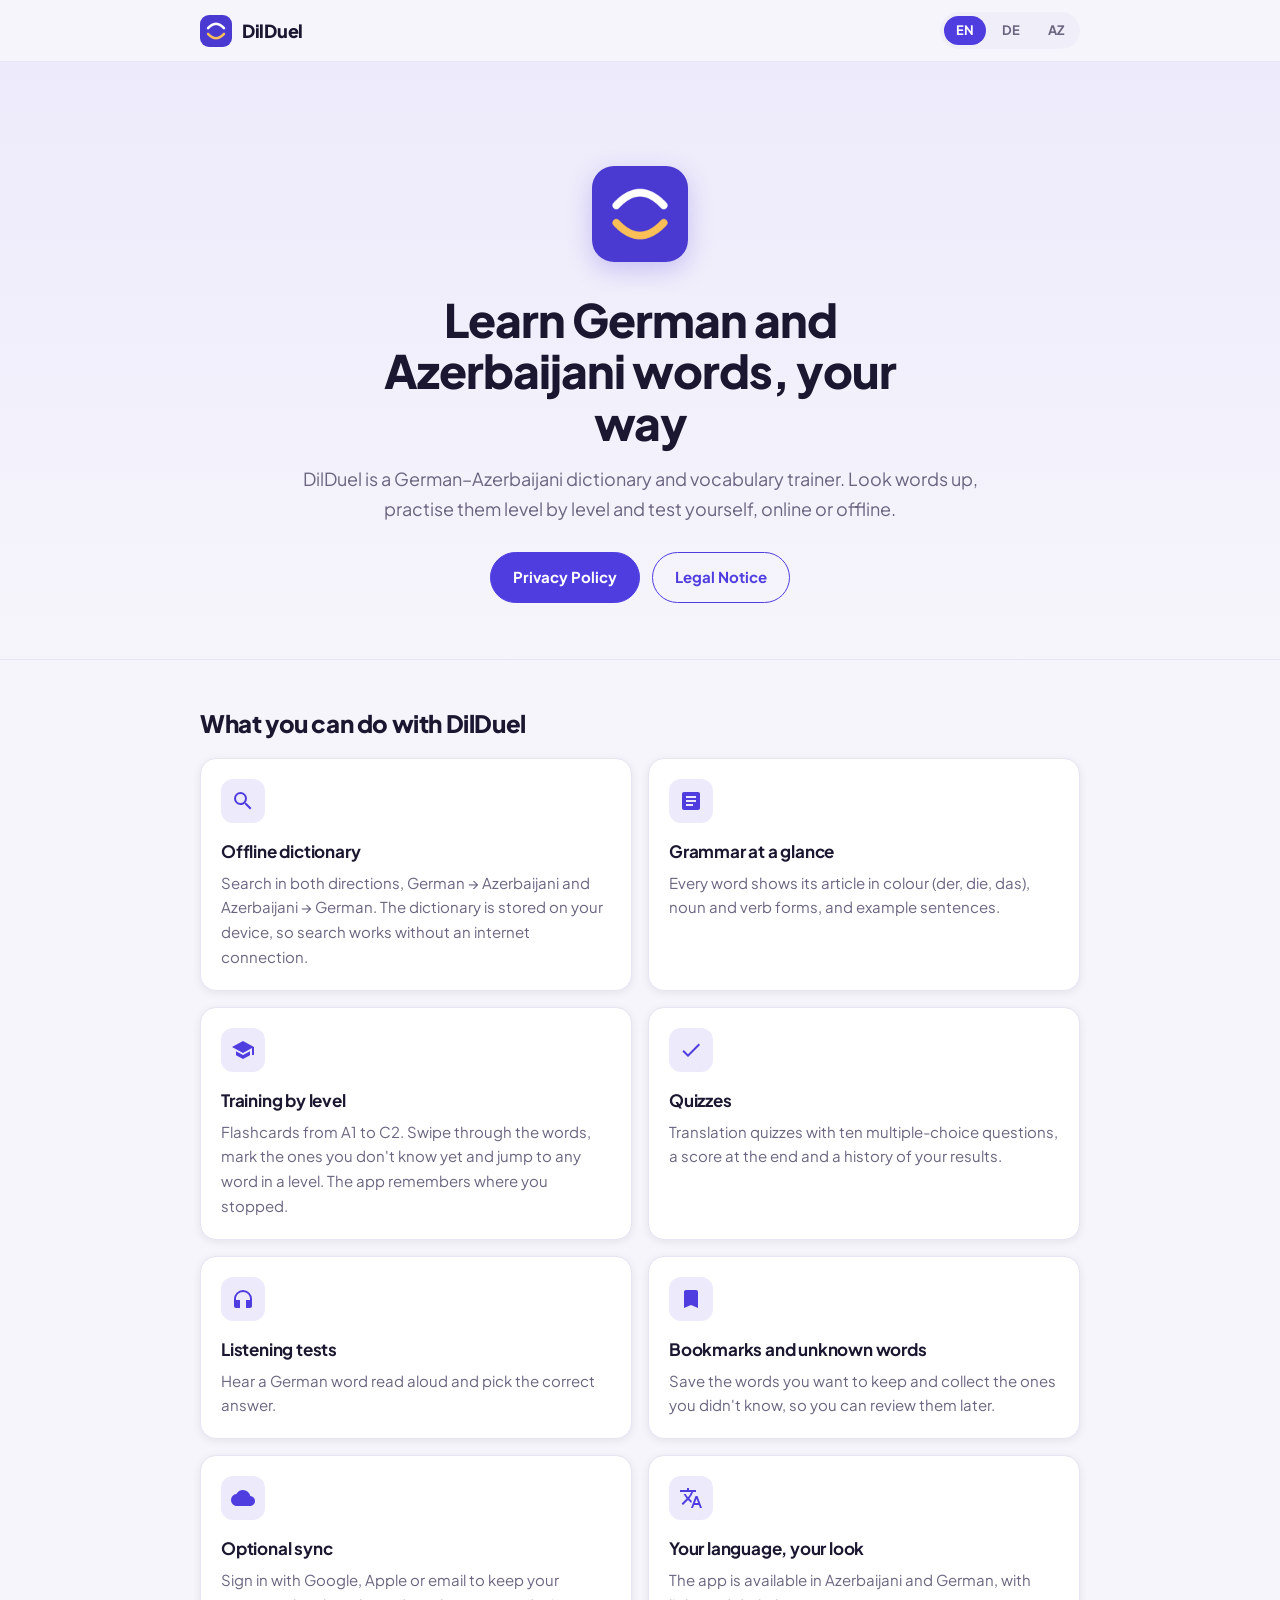
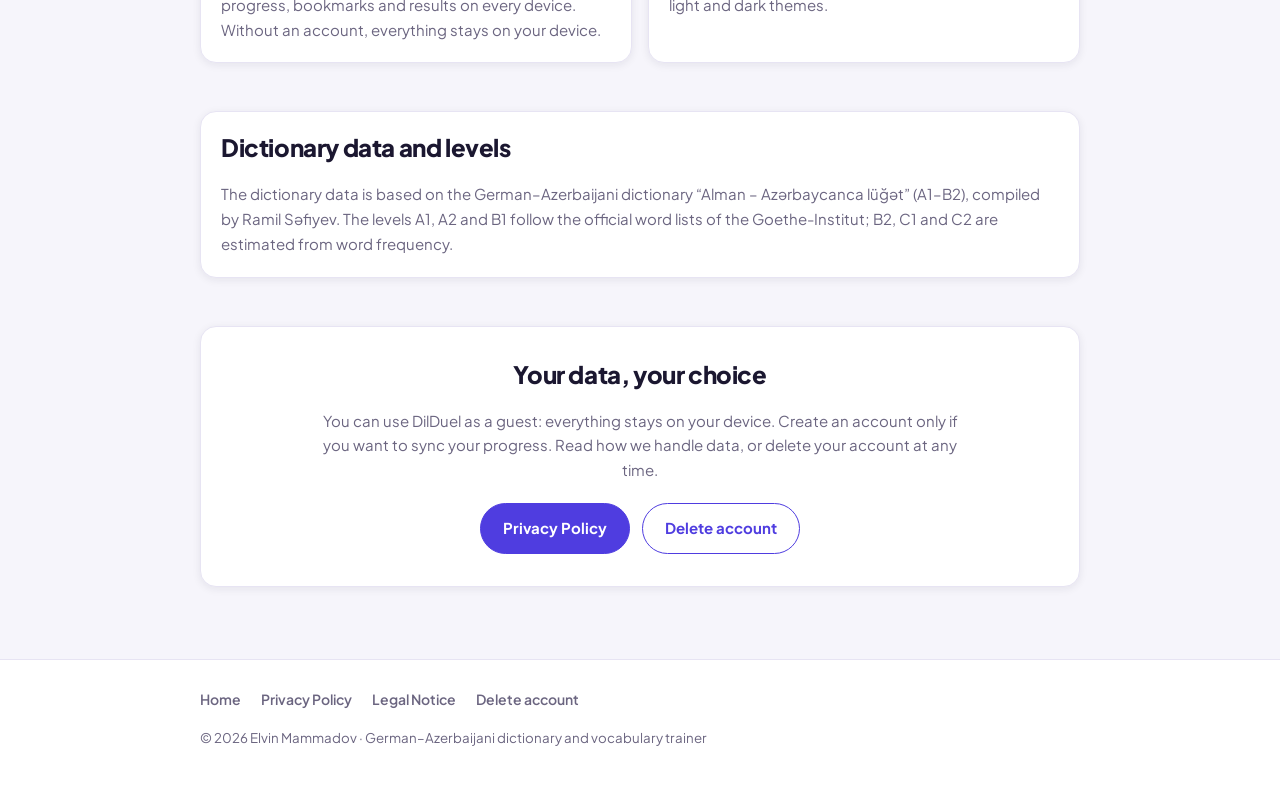
<file: docs/index.html>
<!doctype html>
<html lang="en">
<head>
<meta charset="utf-8">
<meta name="viewport" content="width=device-width, initial-scale=1">
<title>DilDuel – German–Azerbaijani dictionary and vocabulary trainer</title>
<meta name="description" content="DilDuel is a German–Azerbaijani dictionary that works offline, with vocabulary training from A1 to C2, quizzes and listening tests.">
<link rel="icon" href="assets/icon.png">
<link rel="stylesheet" href="assets/site.css">
<link rel="alternate" hreflang="en" href="./">
<link rel="alternate" hreflang="de" href="de/">
<link rel="alternate" hreflang="az" href="az/">
</head>
<body>
<header class="site-header">
  <div class="wrap">
    <a class="brand" href="./"><img src="assets/icon.png" alt="" width="32" height="32"><span>DilDuel</span></a>
    <nav class="lang" aria-label="Language"><a href="./" hreflang="en" lang="en" data-lang="en" aria-current="true" title="English">EN</a><a href="de/" hreflang="de" lang="de" data-lang="de" title="Deutsch">DE</a><a href="az/" hreflang="az" lang="az" data-lang="az" title="Azərbaycan">AZ</a></nav>
  </div>
</header>
<section class="hero">
  <div class="wrap">
    <img class="hero-icon" src="assets/icon.png" alt="DilDuel" width="96" height="96">
    <h1>Learn German and Azerbaijani words, your way</h1>
    <p>DilDuel is a German–Azerbaijani dictionary and vocabulary trainer. Look words up, practise them level by level and test yourself, online or offline.</p>
    <div class="actions">
      <a class="btn primary" href="privacy/">Privacy Policy</a>
      <a class="btn" href="impressum/">Legal Notice</a>
    </div>
  </div>
</section>
<main class="wrap">
  <section>
    <h2>What you can do with DilDuel</h2>
    <div class="grid"><div class="card"><span class="icon" aria-hidden="true"><svg viewBox="0 0 24 24"><path d="M15.5 14h-.79l-.28-.27A6.471 6.471 0 0016 9.5 6.5 6.5 0 109.5 16c1.61 0 3.09-.59 4.23-1.57l.27.28v.79l5 4.99L20.49 19l-4.99-5zm-6 0C7.01 14 5 11.99 5 9.5S7.01 5 9.5 5 14 7.01 14 9.5 11.99 14 9.5 14z"/></svg></span><h3>Offline dictionary</h3><p>Search in both directions, German → Azerbaijani and Azerbaijani → German. The dictionary is stored on your device, so search works without an internet connection.</p></div><div class="card"><span class="icon" aria-hidden="true"><svg viewBox="0 0 24 24"><path d="M19 3H5c-1.1 0-2 .9-2 2v14c0 1.1.9 2 2 2h14c1.1 0 2-.9 2-2V5c0-1.1-.9-2-2-2zm-5 14H7v-2h7v2zm3-4H7v-2h10v2zm0-4H7V7h10v2z"/></svg></span><h3>Grammar at a glance</h3><p>Every word shows its article in colour (der, die, das), noun and verb forms, and example sentences.</p></div><div class="card"><span class="icon" aria-hidden="true"><svg viewBox="0 0 24 24"><path d="M5 13.18v4L12 21l7-3.82v-4L12 17l-7-3.82zM12 3L1 9l11 6 9-4.91V17h2V9L12 3z"/></svg></span><h3>Training by level</h3><p>Flashcards from A1 to C2. Swipe through the words, mark the ones you don&#x27;t know yet and jump to any word in a level. The app remembers where you stopped.</p></div><div class="card"><span class="icon" aria-hidden="true"><svg viewBox="0 0 24 24"><path d="M9 16.17L4.83 12l-1.42 1.41L9 19 21 7l-1.41-1.41z"/></svg></span><h3>Quizzes</h3><p>Translation quizzes with ten multiple-choice questions, a score at the end and a history of your results.</p></div><div class="card"><span class="icon" aria-hidden="true"><svg viewBox="0 0 24 24"><path d="M12 3a9 9 0 00-9 9v7c0 1.1.9 2 2 2h4v-8H5v-1c0-3.87 3.13-7 7-7s7 3.13 7 7v1h-4v8h4c1.1 0 2-.9 2-2v-7a9 9 0 00-9-9z"/></svg></span><h3>Listening tests</h3><p>Hear a German word read aloud and pick the correct answer.</p></div><div class="card"><span class="icon" aria-hidden="true"><svg viewBox="0 0 24 24"><path d="M17 3H7c-1.1 0-1.99.9-1.99 2L5 21l7-3 7 3V5c0-1.1-.9-2-2-2z"/></svg></span><h3>Bookmarks and unknown words</h3><p>Save the words you want to keep and collect the ones you didn&#x27;t know, so you can review them later.</p></div><div class="card"><span class="icon" aria-hidden="true"><svg viewBox="0 0 24 24"><path d="M19.35 10.04A7.49 7.49 0 0012 4C9.11 4 6.6 5.64 5.35 8.04A5.994 5.994 0 000 14c0 3.31 2.69 6 6 6h13c2.76 0 5-2.24 5-5 0-2.64-2.05-4.78-4.65-4.96z"/></svg></span><h3>Optional sync</h3><p>Sign in with Google, Apple or email to keep your progress, bookmarks and results on every device. Without an account, everything stays on your device.</p></div><div class="card"><span class="icon" aria-hidden="true"><svg viewBox="0 0 24 24"><path d="M12.87 15.07l-2.54-2.51.03-.03A17.52 17.52 0 0014.07 6H17V4h-7V2H8v2H1v1.99h11.17C11.5 7.92 10.44 9.75 9 11.35 8.07 10.32 7.3 9.19 6.69 8h-2c.73 1.63 1.73 3.17 2.98 4.56l-5.09 5.02L4 19l5-5 3.11 3.11.76-2.04zM18.5 10h-2L12 22h2l1.12-3h4.75L21 22h2l-4.5-12zm-2.62 7l1.62-4.33L19.12 17h-3.24z"/></svg></span><h3>Your language, your look</h3><p>The app is available in Azerbaijani and German, with light and dark themes.</p></div></div>
  </section>
  <section>
    <div class="card">
      <h2>Dictionary data and levels</h2>
      <p>The dictionary data is based on the German–Azerbaijani dictionary “Alman – Azərbaycanca lüğət” (A1–B2), compiled by Ramil Səfiyev. The levels A1, A2 and B1 follow the official word lists of the Goethe-Institut; B2, C1 and C2 are estimated from word frequency.</p>
    </div>
  </section>
  <section>
    <div class="card callout">
      <h2>Your data, your choice</h2>
      <p>You can use DilDuel as a guest: everything stays on your device. Create an account only if you want to sync your progress. Read how we handle data, or delete your account at any time.</p>
      <div class="actions">
        <a class="btn primary" href="privacy/">Privacy Policy</a>
        <a class="btn" href="delete-account/?lang=en">Delete account</a>
      </div>
    </div>
  </section>
</main>
<footer>
  <div class="wrap">
    <nav><a href="./">Home</a><a href="privacy/">Privacy Policy</a><a href="impressum/">Legal Notice</a><a href="delete-account/?lang=en">Delete account</a></nav>
    <small>© 2026 Elvin Mammadov · German–Azerbaijani dictionary and vocabulary trainer</small>
  </div>
</footer>
<script>
  document.querySelectorAll("[data-lang]").forEach(function (a) {
    a.addEventListener("click", function () {
      try { localStorage.setItem("lang", a.dataset.lang); } catch (e) {}
    });
  });
</script>
</body>
</html>
</file>
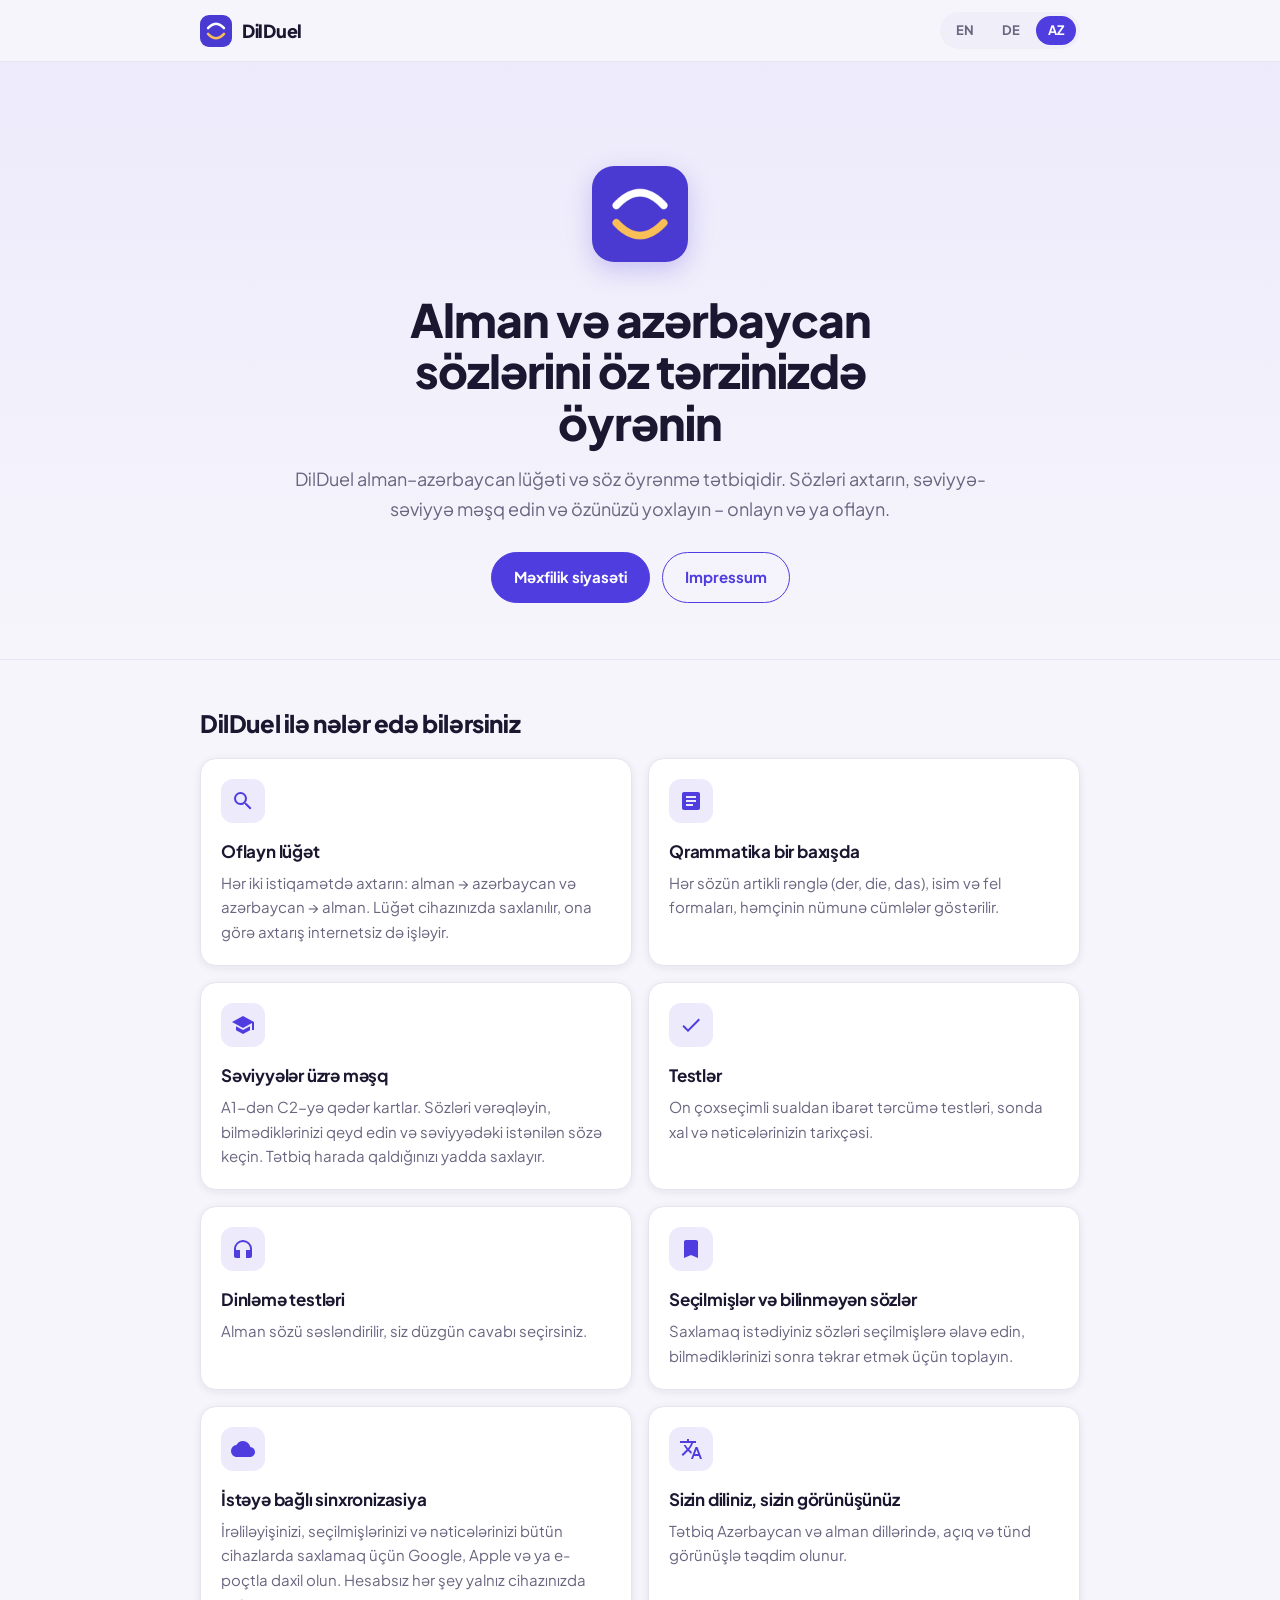
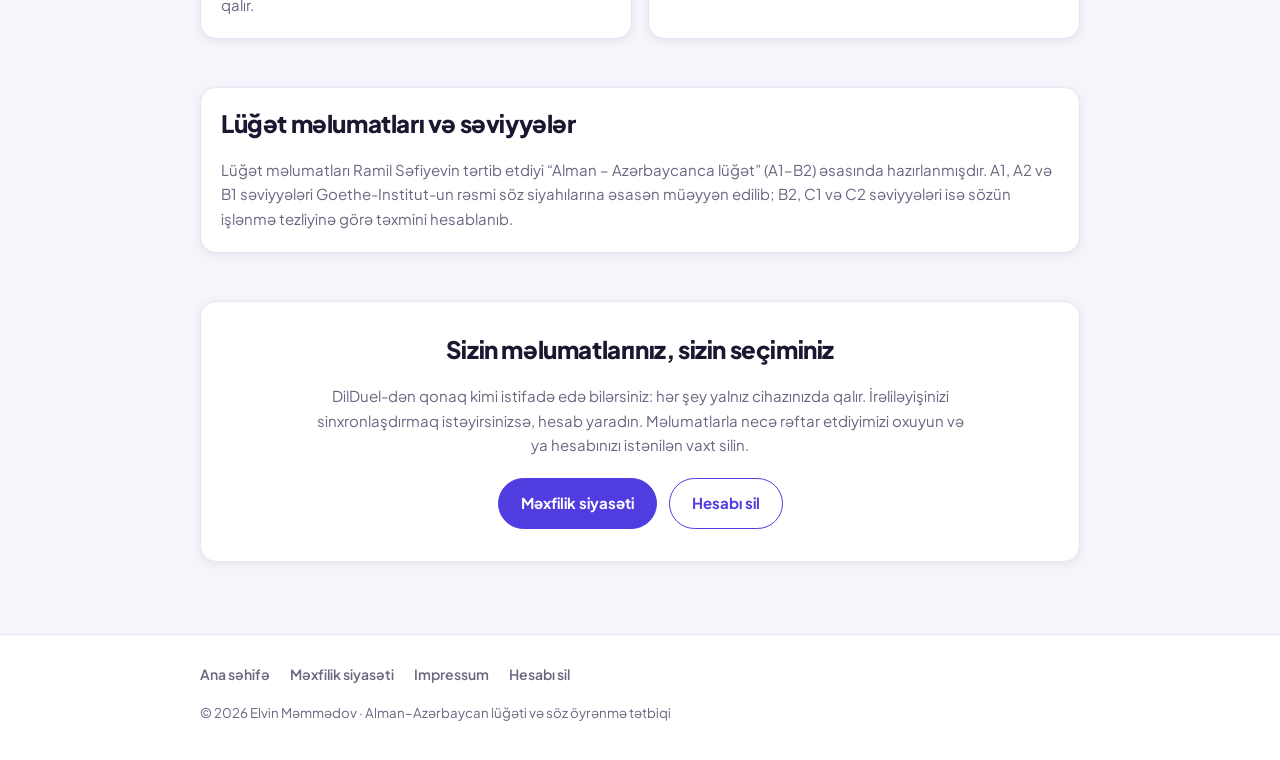
<file: docs/az/index.html>
<!doctype html>
<html lang="az">
<head>
<meta charset="utf-8">
<meta name="viewport" content="width=device-width, initial-scale=1">
<title>DilDuel – Alman–Azərbaycan lüğəti və söz öyrənmə tətbiqi</title>
<meta name="description" content="DilDuel oflayn işləyən alman–azərbaycan lüğətidir: A1-dən C2-yə qədər söz məşqi, testlər və dinləmə testləri.">
<link rel="icon" href="../assets/icon.png">
<link rel="stylesheet" href="../assets/site.css">
<link rel="alternate" hreflang="en" href="../">
<link rel="alternate" hreflang="de" href="../de/">
<link rel="alternate" hreflang="az" href="./">
</head>
<body>
<header class="site-header">
  <div class="wrap">
    <a class="brand" href="./"><img src="../assets/icon.png" alt="" width="32" height="32"><span>DilDuel</span></a>
    <nav class="lang" aria-label="Dil"><a href="../" hreflang="en" lang="en" data-lang="en" title="English">EN</a><a href="../de/" hreflang="de" lang="de" data-lang="de" title="Deutsch">DE</a><a href="./" hreflang="az" lang="az" data-lang="az" aria-current="true" title="Azərbaycan">AZ</a></nav>
  </div>
</header>
<section class="hero">
  <div class="wrap">
    <img class="hero-icon" src="../assets/icon.png" alt="DilDuel" width="96" height="96">
    <h1>Alman və azərbaycan sözlərini öz tərzinizdə öyrənin</h1>
    <p>DilDuel alman–azərbaycan lüğəti və söz öyrənmə tətbiqidir. Sözləri axtarın, səviyyə-səviyyə məşq edin və özünüzü yoxlayın – onlayn və ya oflayn.</p>
    <div class="actions">
      <a class="btn primary" href="privacy/">Məxfilik siyasəti</a>
      <a class="btn" href="impressum/">Impressum</a>
    </div>
  </div>
</section>
<main class="wrap">
  <section>
    <h2>DilDuel ilə nələr edə bilərsiniz</h2>
    <div class="grid"><div class="card"><span class="icon" aria-hidden="true"><svg viewBox="0 0 24 24"><path d="M15.5 14h-.79l-.28-.27A6.471 6.471 0 0016 9.5 6.5 6.5 0 109.5 16c1.61 0 3.09-.59 4.23-1.57l.27.28v.79l5 4.99L20.49 19l-4.99-5zm-6 0C7.01 14 5 11.99 5 9.5S7.01 5 9.5 5 14 7.01 14 9.5 11.99 14 9.5 14z"/></svg></span><h3>Oflayn lüğət</h3><p>Hər iki istiqamətdə axtarın: alman → azərbaycan və azərbaycan → alman. Lüğət cihazınızda saxlanılır, ona görə axtarış internetsiz də işləyir.</p></div><div class="card"><span class="icon" aria-hidden="true"><svg viewBox="0 0 24 24"><path d="M19 3H5c-1.1 0-2 .9-2 2v14c0 1.1.9 2 2 2h14c1.1 0 2-.9 2-2V5c0-1.1-.9-2-2-2zm-5 14H7v-2h7v2zm3-4H7v-2h10v2zm0-4H7V7h10v2z"/></svg></span><h3>Qrammatika bir baxışda</h3><p>Hər sözün artikli rənglə (der, die, das), isim və fel formaları, həmçinin nümunə cümlələr göstərilir.</p></div><div class="card"><span class="icon" aria-hidden="true"><svg viewBox="0 0 24 24"><path d="M5 13.18v4L12 21l7-3.82v-4L12 17l-7-3.82zM12 3L1 9l11 6 9-4.91V17h2V9L12 3z"/></svg></span><h3>Səviyyələr üzrə məşq</h3><p>A1-dən C2-yə qədər kartlar. Sözləri vərəqləyin, bilmədiklərinizi qeyd edin və səviyyədəki istənilən sözə keçin. Tətbiq harada qaldığınızı yadda saxlayır.</p></div><div class="card"><span class="icon" aria-hidden="true"><svg viewBox="0 0 24 24"><path d="M9 16.17L4.83 12l-1.42 1.41L9 19 21 7l-1.41-1.41z"/></svg></span><h3>Testlər</h3><p>On çoxseçimli sualdan ibarət tərcümə testləri, sonda xal və nəticələrinizin tarixçəsi.</p></div><div class="card"><span class="icon" aria-hidden="true"><svg viewBox="0 0 24 24"><path d="M12 3a9 9 0 00-9 9v7c0 1.1.9 2 2 2h4v-8H5v-1c0-3.87 3.13-7 7-7s7 3.13 7 7v1h-4v8h4c1.1 0 2-.9 2-2v-7a9 9 0 00-9-9z"/></svg></span><h3>Dinləmə testləri</h3><p>Alman sözü səsləndirilir, siz düzgün cavabı seçirsiniz.</p></div><div class="card"><span class="icon" aria-hidden="true"><svg viewBox="0 0 24 24"><path d="M17 3H7c-1.1 0-1.99.9-1.99 2L5 21l7-3 7 3V5c0-1.1-.9-2-2-2z"/></svg></span><h3>Seçilmişlər və bilinməyən sözlər</h3><p>Saxlamaq istədiyiniz sözləri seçilmişlərə əlavə edin, bilmədiklərinizi sonra təkrar etmək üçün toplayın.</p></div><div class="card"><span class="icon" aria-hidden="true"><svg viewBox="0 0 24 24"><path d="M19.35 10.04A7.49 7.49 0 0012 4C9.11 4 6.6 5.64 5.35 8.04A5.994 5.994 0 000 14c0 3.31 2.69 6 6 6h13c2.76 0 5-2.24 5-5 0-2.64-2.05-4.78-4.65-4.96z"/></svg></span><h3>İstəyə bağlı sinxronizasiya</h3><p>İrəliləyişinizi, seçilmişlərinizi və nəticələrinizi bütün cihazlarda saxlamaq üçün Google, Apple və ya e-poçtla daxil olun. Hesabsız hər şey yalnız cihazınızda qalır.</p></div><div class="card"><span class="icon" aria-hidden="true"><svg viewBox="0 0 24 24"><path d="M12.87 15.07l-2.54-2.51.03-.03A17.52 17.52 0 0014.07 6H17V4h-7V2H8v2H1v1.99h11.17C11.5 7.92 10.44 9.75 9 11.35 8.07 10.32 7.3 9.19 6.69 8h-2c.73 1.63 1.73 3.17 2.98 4.56l-5.09 5.02L4 19l5-5 3.11 3.11.76-2.04zM18.5 10h-2L12 22h2l1.12-3h4.75L21 22h2l-4.5-12zm-2.62 7l1.62-4.33L19.12 17h-3.24z"/></svg></span><h3>Sizin diliniz, sizin görünüşünüz</h3><p>Tətbiq Azərbaycan və alman dillərində, açıq və tünd görünüşlə təqdim olunur.</p></div></div>
  </section>
  <section>
    <div class="card">
      <h2>Lüğət məlumatları və səviyyələr</h2>
      <p>Lüğət məlumatları Ramil Səfiyevin tərtib etdiyi “Alman – Azərbaycanca lüğət” (A1–B2) əsasında hazırlanmışdır. A1, A2 və B1 səviyyələri Goethe-Institut-un rəsmi söz siyahılarına əsasən müəyyən edilib; B2, C1 və C2 səviyyələri isə sözün işlənmə tezliyinə görə təxmini hesablanıb.</p>
    </div>
  </section>
  <section>
    <div class="card callout">
      <h2>Sizin məlumatlarınız, sizin seçiminiz</h2>
      <p>DilDuel-dən qonaq kimi istifadə edə bilərsiniz: hər şey yalnız cihazınızda qalır. İrəliləyişinizi sinxronlaşdırmaq istəyirsinizsə, hesab yaradın. Məlumatlarla necə rəftar etdiyimizi oxuyun və ya hesabınızı istənilən vaxt silin.</p>
      <div class="actions">
        <a class="btn primary" href="privacy/">Məxfilik siyasəti</a>
        <a class="btn" href="../delete-account/?lang=az">Hesabı sil</a>
      </div>
    </div>
  </section>
</main>
<footer>
  <div class="wrap">
    <nav><a href="./">Ana səhifə</a><a href="privacy/">Məxfilik siyasəti</a><a href="impressum/">Impressum</a><a href="../delete-account/?lang=az">Hesabı sil</a></nav>
    <small>© 2026 Elvin Məmmədov · Alman–Azərbaycan lüğəti və söz öyrənmə tətbiqi</small>
  </div>
</footer>
<script>
  document.querySelectorAll("[data-lang]").forEach(function (a) {
    a.addEventListener("click", function () {
      try { localStorage.setItem("lang", a.dataset.lang); } catch (e) {}
    });
  });
</script>
</body>
</html>
</file>
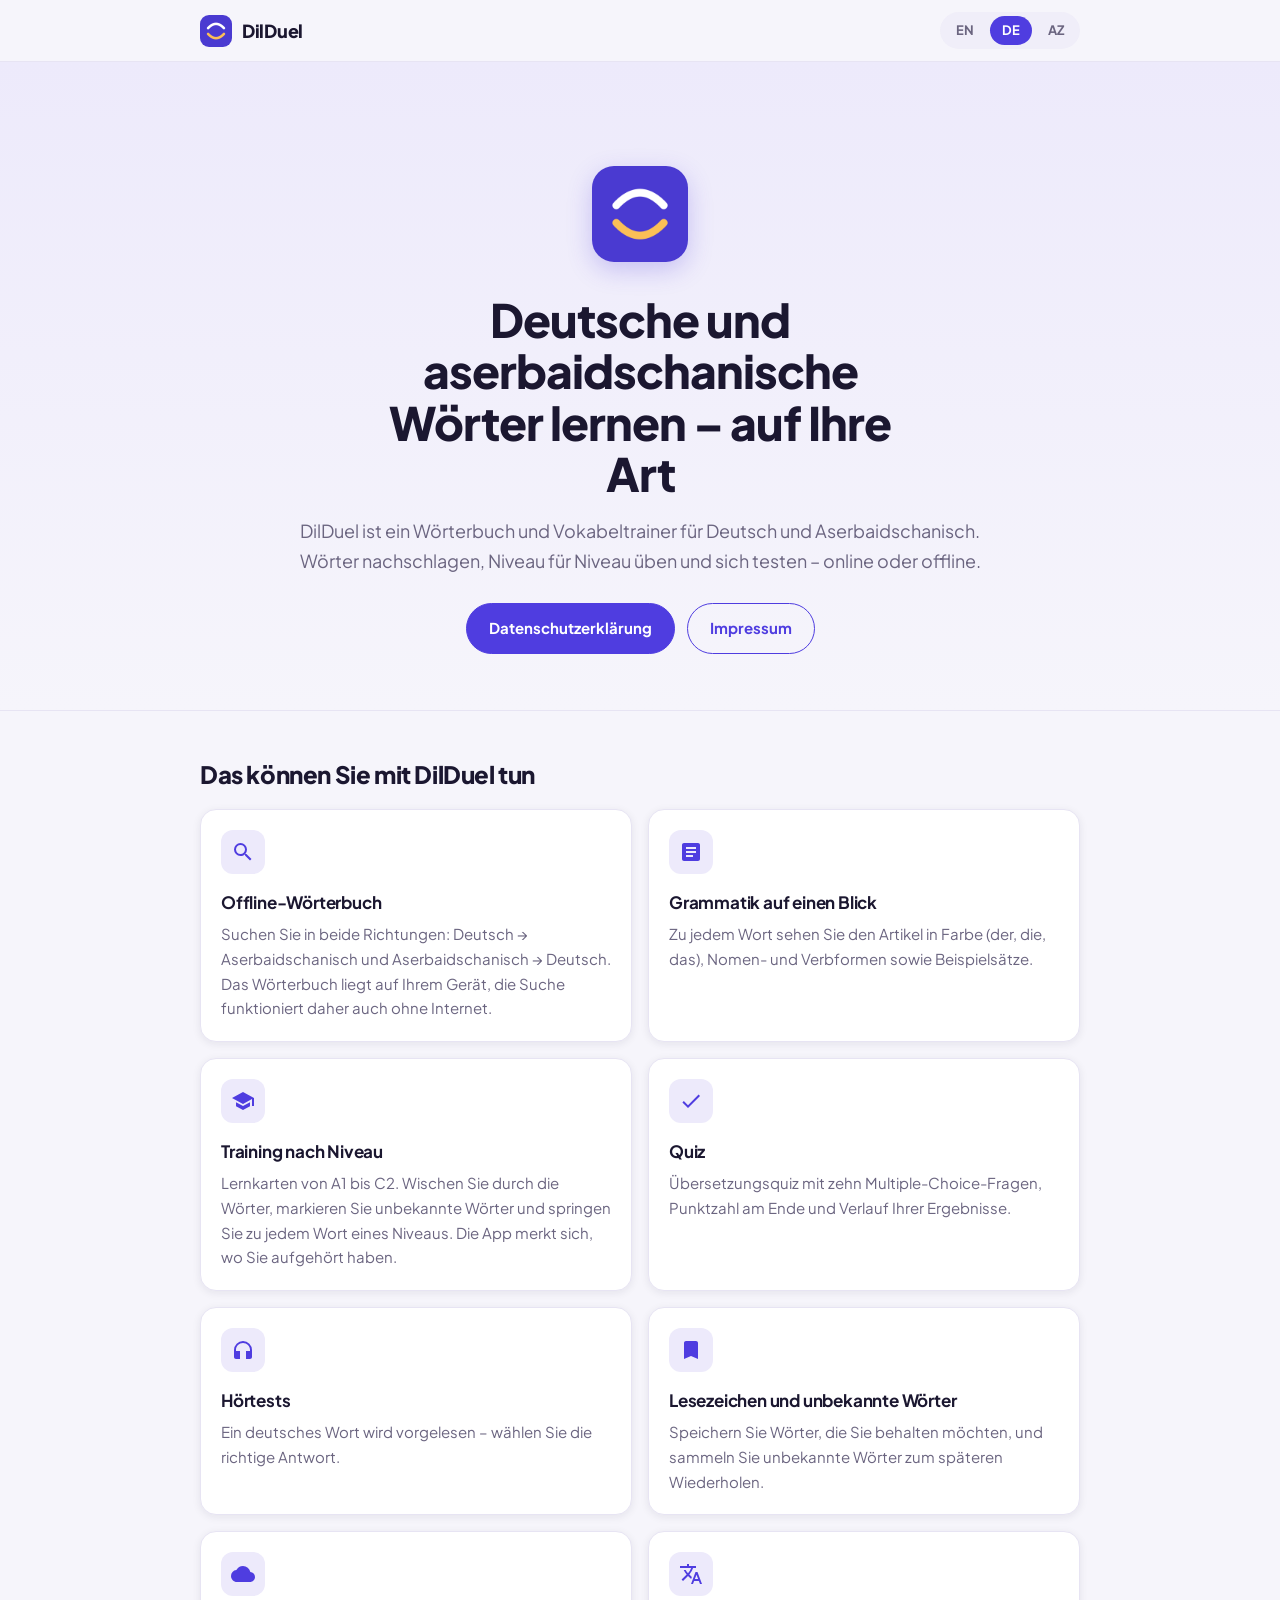
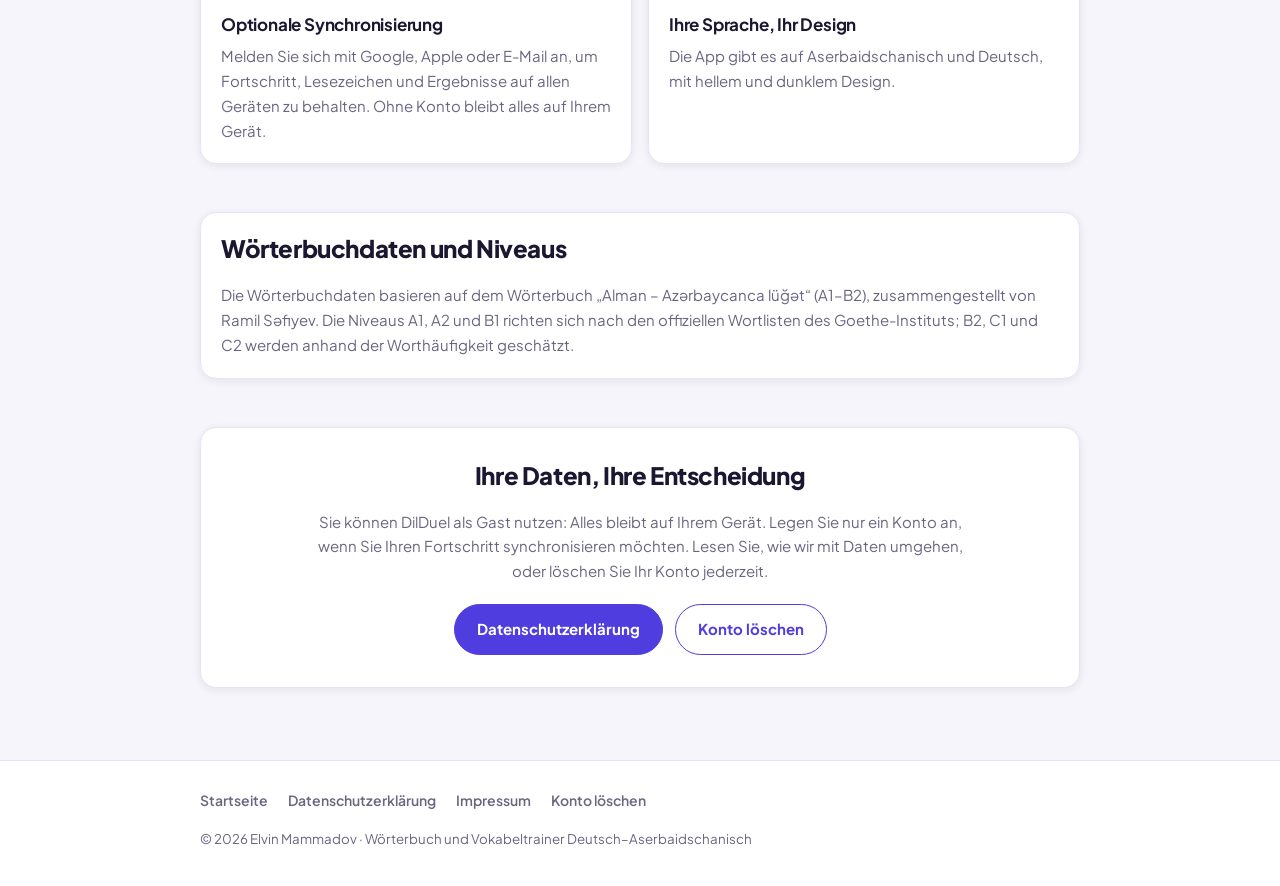
<file: docs/de/index.html>
<!doctype html>
<html lang="de">
<head>
<meta charset="utf-8">
<meta name="viewport" content="width=device-width, initial-scale=1">
<title>DilDuel – Wörterbuch und Vokabeltrainer Deutsch–Aserbaidschanisch</title>
<meta name="description" content="DilDuel ist ein Wörterbuch Deutsch–Aserbaidschanisch, das offline funktioniert, mit Vokabeltraining von A1 bis C2, Quiz und Hörtests.">
<link rel="icon" href="../assets/icon.png">
<link rel="stylesheet" href="../assets/site.css">
<link rel="alternate" hreflang="en" href="../">
<link rel="alternate" hreflang="de" href="./">
<link rel="alternate" hreflang="az" href="../az/">
</head>
<body>
<header class="site-header">
  <div class="wrap">
    <a class="brand" href="./"><img src="../assets/icon.png" alt="" width="32" height="32"><span>DilDuel</span></a>
    <nav class="lang" aria-label="Sprache"><a href="../" hreflang="en" lang="en" data-lang="en" title="English">EN</a><a href="./" hreflang="de" lang="de" data-lang="de" aria-current="true" title="Deutsch">DE</a><a href="../az/" hreflang="az" lang="az" data-lang="az" title="Azərbaycan">AZ</a></nav>
  </div>
</header>
<section class="hero">
  <div class="wrap">
    <img class="hero-icon" src="../assets/icon.png" alt="DilDuel" width="96" height="96">
    <h1>Deutsche und aserbaidschanische Wörter lernen – auf Ihre Art</h1>
    <p>DilDuel ist ein Wörterbuch und Vokabeltrainer für Deutsch und Aserbaidschanisch. Wörter nachschlagen, Niveau für Niveau üben und sich testen – online oder offline.</p>
    <div class="actions">
      <a class="btn primary" href="privacy/">Datenschutzerklärung</a>
      <a class="btn" href="impressum/">Impressum</a>
    </div>
  </div>
</section>
<main class="wrap">
  <section>
    <h2>Das können Sie mit DilDuel tun</h2>
    <div class="grid"><div class="card"><span class="icon" aria-hidden="true"><svg viewBox="0 0 24 24"><path d="M15.5 14h-.79l-.28-.27A6.471 6.471 0 0016 9.5 6.5 6.5 0 109.5 16c1.61 0 3.09-.59 4.23-1.57l.27.28v.79l5 4.99L20.49 19l-4.99-5zm-6 0C7.01 14 5 11.99 5 9.5S7.01 5 9.5 5 14 7.01 14 9.5 11.99 14 9.5 14z"/></svg></span><h3>Offline-Wörterbuch</h3><p>Suchen Sie in beide Richtungen: Deutsch → Aserbaidschanisch und Aserbaidschanisch → Deutsch. Das Wörterbuch liegt auf Ihrem Gerät, die Suche funktioniert daher auch ohne Internet.</p></div><div class="card"><span class="icon" aria-hidden="true"><svg viewBox="0 0 24 24"><path d="M19 3H5c-1.1 0-2 .9-2 2v14c0 1.1.9 2 2 2h14c1.1 0 2-.9 2-2V5c0-1.1-.9-2-2-2zm-5 14H7v-2h7v2zm3-4H7v-2h10v2zm0-4H7V7h10v2z"/></svg></span><h3>Grammatik auf einen Blick</h3><p>Zu jedem Wort sehen Sie den Artikel in Farbe (der, die, das), Nomen- und Verbformen sowie Beispielsätze.</p></div><div class="card"><span class="icon" aria-hidden="true"><svg viewBox="0 0 24 24"><path d="M5 13.18v4L12 21l7-3.82v-4L12 17l-7-3.82zM12 3L1 9l11 6 9-4.91V17h2V9L12 3z"/></svg></span><h3>Training nach Niveau</h3><p>Lernkarten von A1 bis C2. Wischen Sie durch die Wörter, markieren Sie unbekannte Wörter und springen Sie zu jedem Wort eines Niveaus. Die App merkt sich, wo Sie aufgehört haben.</p></div><div class="card"><span class="icon" aria-hidden="true"><svg viewBox="0 0 24 24"><path d="M9 16.17L4.83 12l-1.42 1.41L9 19 21 7l-1.41-1.41z"/></svg></span><h3>Quiz</h3><p>Übersetzungsquiz mit zehn Multiple-Choice-Fragen, Punktzahl am Ende und Verlauf Ihrer Ergebnisse.</p></div><div class="card"><span class="icon" aria-hidden="true"><svg viewBox="0 0 24 24"><path d="M12 3a9 9 0 00-9 9v7c0 1.1.9 2 2 2h4v-8H5v-1c0-3.87 3.13-7 7-7s7 3.13 7 7v1h-4v8h4c1.1 0 2-.9 2-2v-7a9 9 0 00-9-9z"/></svg></span><h3>Hörtests</h3><p>Ein deutsches Wort wird vorgelesen – wählen Sie die richtige Antwort.</p></div><div class="card"><span class="icon" aria-hidden="true"><svg viewBox="0 0 24 24"><path d="M17 3H7c-1.1 0-1.99.9-1.99 2L5 21l7-3 7 3V5c0-1.1-.9-2-2-2z"/></svg></span><h3>Lesezeichen und unbekannte Wörter</h3><p>Speichern Sie Wörter, die Sie behalten möchten, und sammeln Sie unbekannte Wörter zum späteren Wiederholen.</p></div><div class="card"><span class="icon" aria-hidden="true"><svg viewBox="0 0 24 24"><path d="M19.35 10.04A7.49 7.49 0 0012 4C9.11 4 6.6 5.64 5.35 8.04A5.994 5.994 0 000 14c0 3.31 2.69 6 6 6h13c2.76 0 5-2.24 5-5 0-2.64-2.05-4.78-4.65-4.96z"/></svg></span><h3>Optionale Synchronisierung</h3><p>Melden Sie sich mit Google, Apple oder E-Mail an, um Fortschritt, Lesezeichen und Ergebnisse auf allen Geräten zu behalten. Ohne Konto bleibt alles auf Ihrem Gerät.</p></div><div class="card"><span class="icon" aria-hidden="true"><svg viewBox="0 0 24 24"><path d="M12.87 15.07l-2.54-2.51.03-.03A17.52 17.52 0 0014.07 6H17V4h-7V2H8v2H1v1.99h11.17C11.5 7.92 10.44 9.75 9 11.35 8.07 10.32 7.3 9.19 6.69 8h-2c.73 1.63 1.73 3.17 2.98 4.56l-5.09 5.02L4 19l5-5 3.11 3.11.76-2.04zM18.5 10h-2L12 22h2l1.12-3h4.75L21 22h2l-4.5-12zm-2.62 7l1.62-4.33L19.12 17h-3.24z"/></svg></span><h3>Ihre Sprache, Ihr Design</h3><p>Die App gibt es auf Aserbaidschanisch und Deutsch, mit hellem und dunklem Design.</p></div></div>
  </section>
  <section>
    <div class="card">
      <h2>Wörterbuchdaten und Niveaus</h2>
      <p>Die Wörterbuchdaten basieren auf dem Wörterbuch „Alman – Azərbaycanca lüğət“ (A1–B2), zusammengestellt von Ramil Səfiyev. Die Niveaus A1, A2 und B1 richten sich nach den offiziellen Wortlisten des Goethe-Instituts; B2, C1 und C2 werden anhand der Worthäufigkeit geschätzt.</p>
    </div>
  </section>
  <section>
    <div class="card callout">
      <h2>Ihre Daten, Ihre Entscheidung</h2>
      <p>Sie können DilDuel als Gast nutzen: Alles bleibt auf Ihrem Gerät. Legen Sie nur ein Konto an, wenn Sie Ihren Fortschritt synchronisieren möchten. Lesen Sie, wie wir mit Daten umgehen, oder löschen Sie Ihr Konto jederzeit.</p>
      <div class="actions">
        <a class="btn primary" href="privacy/">Datenschutzerklärung</a>
        <a class="btn" href="../delete-account/?lang=de">Konto löschen</a>
      </div>
    </div>
  </section>
</main>
<footer>
  <div class="wrap">
    <nav><a href="./">Startseite</a><a href="privacy/">Datenschutzerklärung</a><a href="impressum/">Impressum</a><a href="../delete-account/?lang=de">Konto löschen</a></nav>
    <small>© 2026 Elvin Mammadov · Wörterbuch und Vokabeltrainer Deutsch–Aserbaidschanisch</small>
  </div>
</footer>
<script>
  document.querySelectorAll("[data-lang]").forEach(function (a) {
    a.addEventListener("click", function () {
      try { localStorage.setItem("lang", a.dataset.lang); } catch (e) {}
    });
  });
</script>
</body>
</html>
</file>
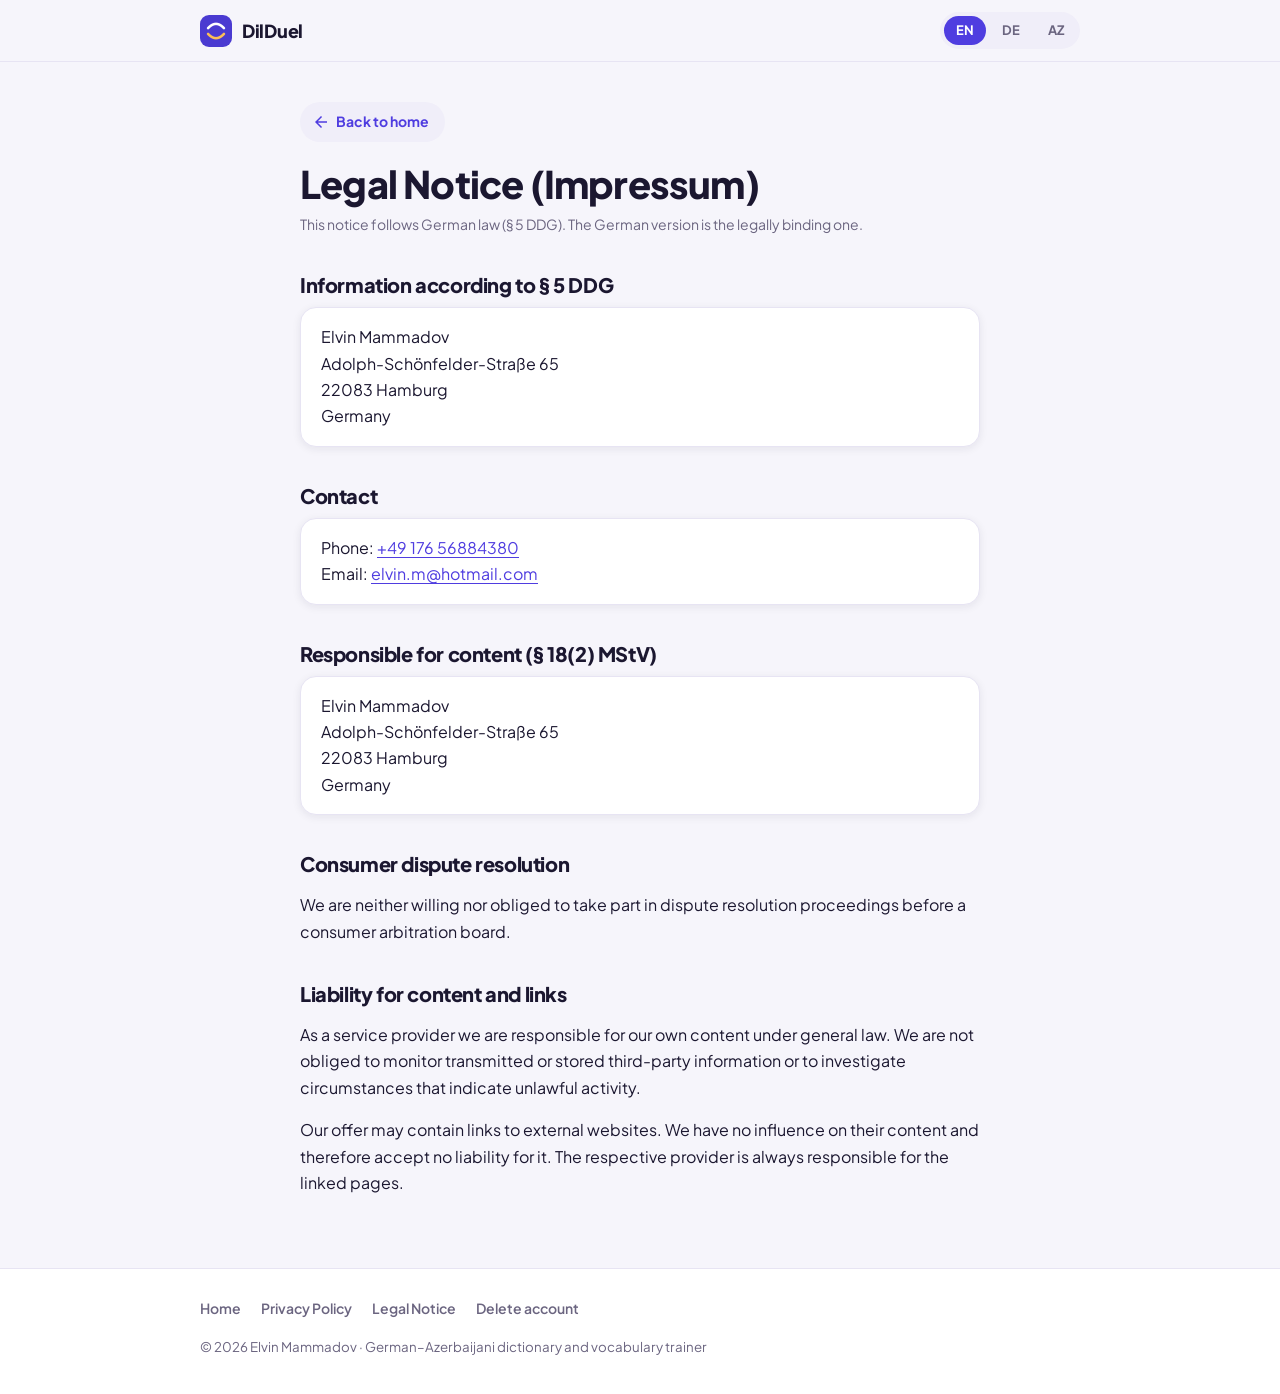
<file: docs/impressum/index.html>
<!doctype html>
<html lang="en">
<head>
<meta charset="utf-8">
<meta name="viewport" content="width=device-width, initial-scale=1">
<title>Legal Notice (Impressum) – DilDuel</title>
<meta name="description" content="Provider information for DilDuel under German law.">
<link rel="icon" href="../assets/icon.png">
<link rel="stylesheet" href="../assets/site.css">
<link rel="alternate" hreflang="en" href="./">
<link rel="alternate" hreflang="de" href="../de/impressum/">
<link rel="alternate" hreflang="az" href="../az/impressum/">
</head>
<body>
<header class="site-header">
  <div class="wrap">
    <a class="brand" href="../"><img src="../assets/icon.png" alt="" width="32" height="32"><span>DilDuel</span></a>
    <nav class="lang" aria-label="Language"><a href="./" hreflang="en" lang="en" data-lang="en" aria-current="true" title="English">EN</a><a href="../de/impressum/" hreflang="de" lang="de" data-lang="de" title="Deutsch">DE</a><a href="../az/impressum/" hreflang="az" lang="az" data-lang="az" title="Azərbaycan">AZ</a></nav>
  </div>
</header>
<main class="wrap prose">
<a class="back" href="../"><svg viewBox="0 0 24 24" aria-hidden="true"><path d="M20 11H7.83l5.59-5.59L12 4l-8 8 8 8 1.41-1.41L7.83 13H20v-2z"/></svg>Back to home</a>
<h1>Legal Notice (Impressum)</h1>
<p class="meta">This notice follows German law (§ 5 DDG). The German version is the legally binding one.</p>
<h2>Information according to § 5 DDG</h2>
<address>Elvin Mammadov<br>Adolph-Schönfelder-Straße 65<br>22083 Hamburg<br>Germany</address>
<h2>Contact</h2>
<address>Phone: <a href="tel:+4917656884380">+49 176 56884380</a><br>Email: <a href="mailto:elvin.m@hotmail.com">elvin.m@hotmail.com</a></address>
<h2>Responsible for content (§ 18(2) MStV)</h2>
<address>Elvin Mammadov<br>Adolph-Schönfelder-Straße 65<br>22083 Hamburg<br>Germany</address>
<h2>Consumer dispute resolution</h2>
<p>We are neither willing nor obliged to take part in dispute resolution proceedings before a consumer arbitration board.</p>
<h2>Liability for content and links</h2>
<p>As a service provider we are responsible for our own content under general law. We are not obliged to monitor transmitted or stored third-party information or to investigate circumstances that indicate unlawful activity.</p>
<p>Our offer may contain links to external websites. We have no influence on their content and therefore accept no liability for it. The respective provider is always responsible for the linked pages.</p>
</main>
<footer>
  <div class="wrap">
    <nav><a href="../">Home</a><a href="../privacy/">Privacy Policy</a><a href="./">Legal Notice</a><a href="../delete-account/?lang=en">Delete account</a></nav>
    <small>© 2026 Elvin Mammadov · German–Azerbaijani dictionary and vocabulary trainer</small>
  </div>
</footer>
<script>
  document.querySelectorAll("[data-lang]").forEach(function (a) {
    a.addEventListener("click", function () {
      try { localStorage.setItem("lang", a.dataset.lang); } catch (e) {}
    });
  });
</script>
</body>
</html>
</file>
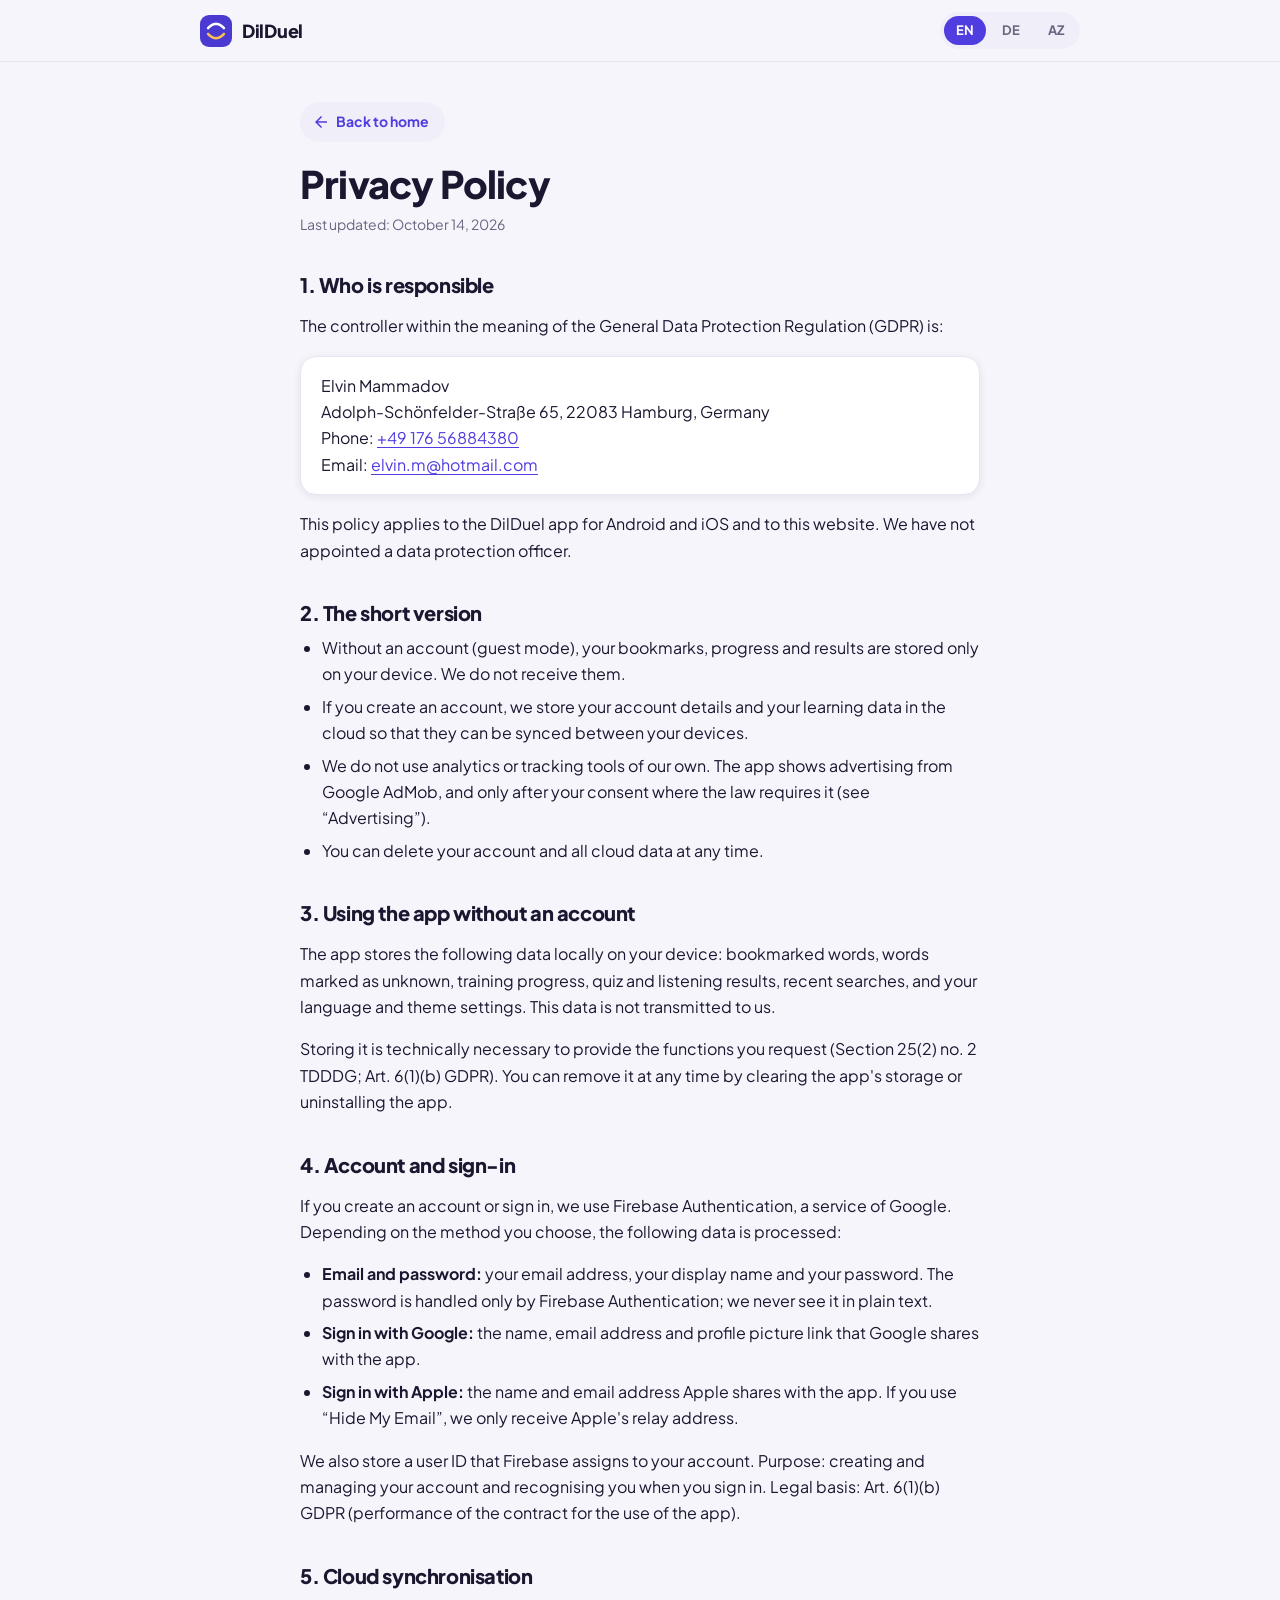
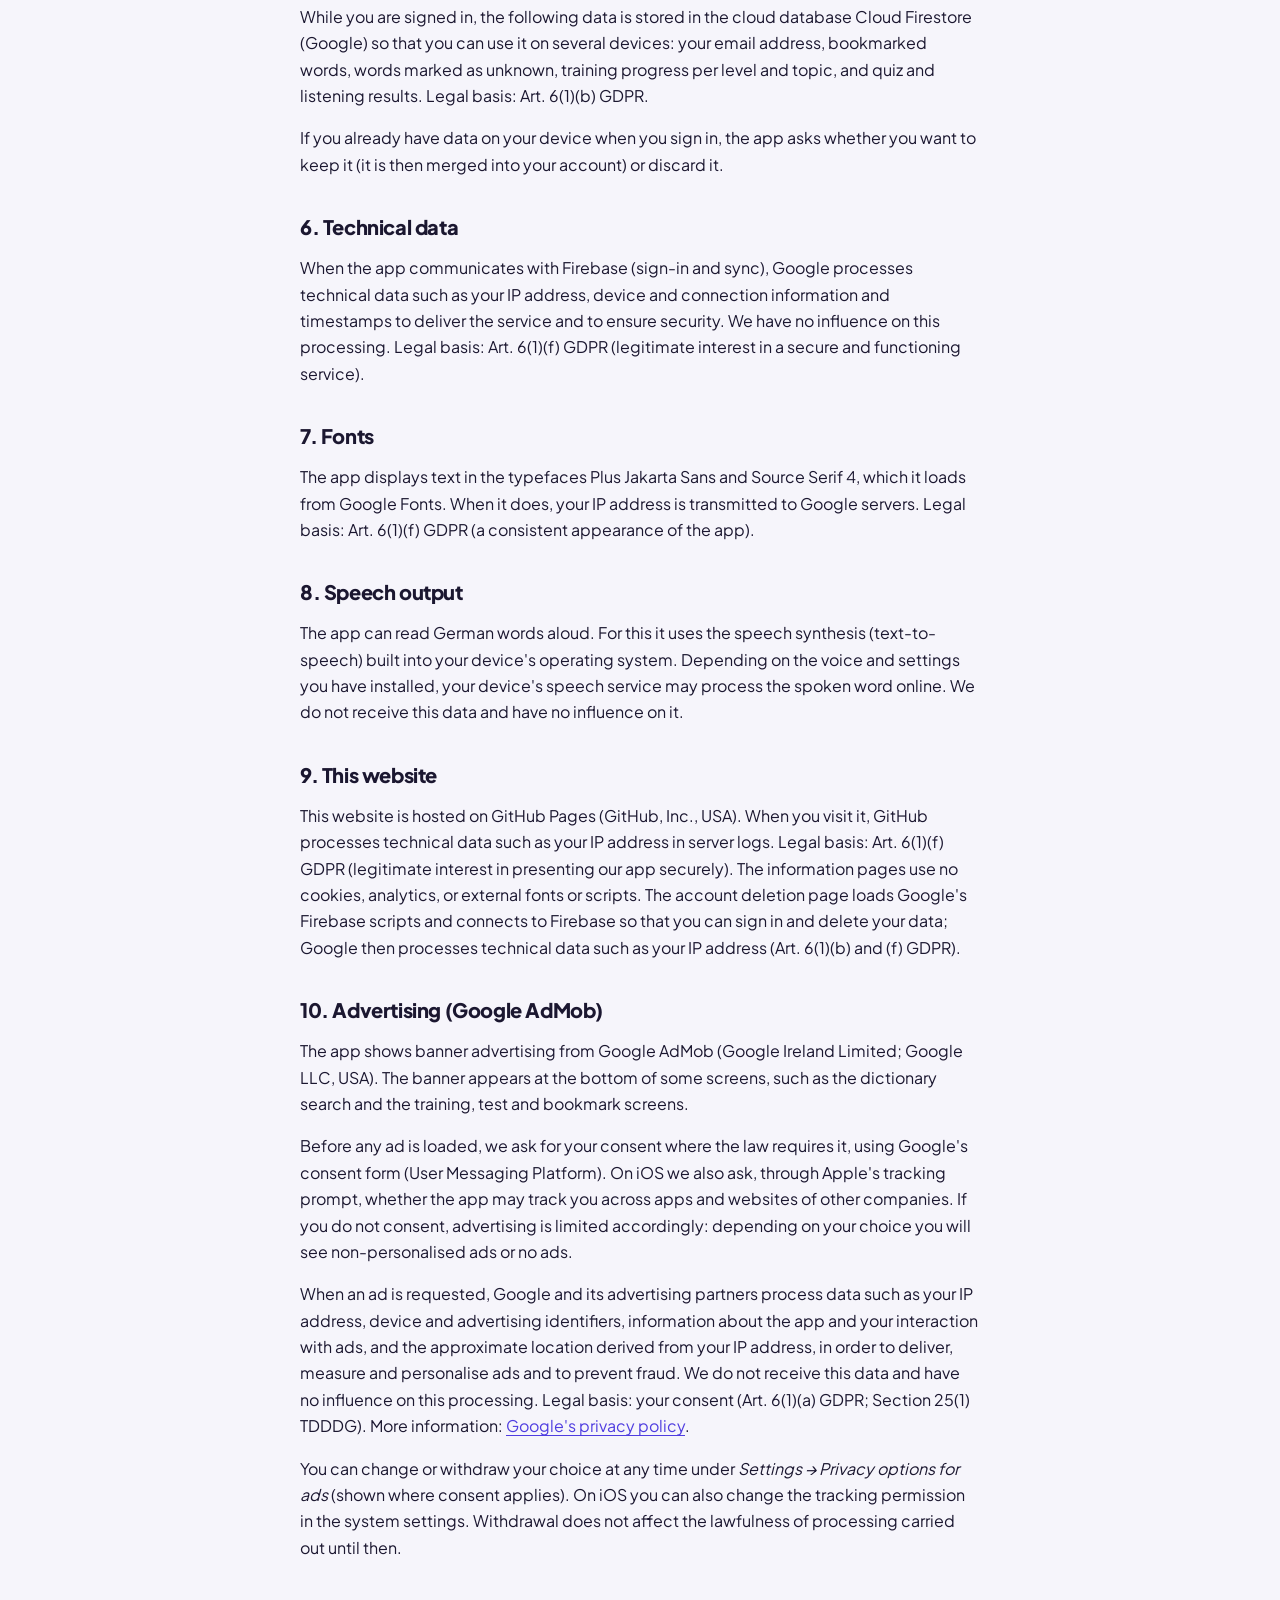
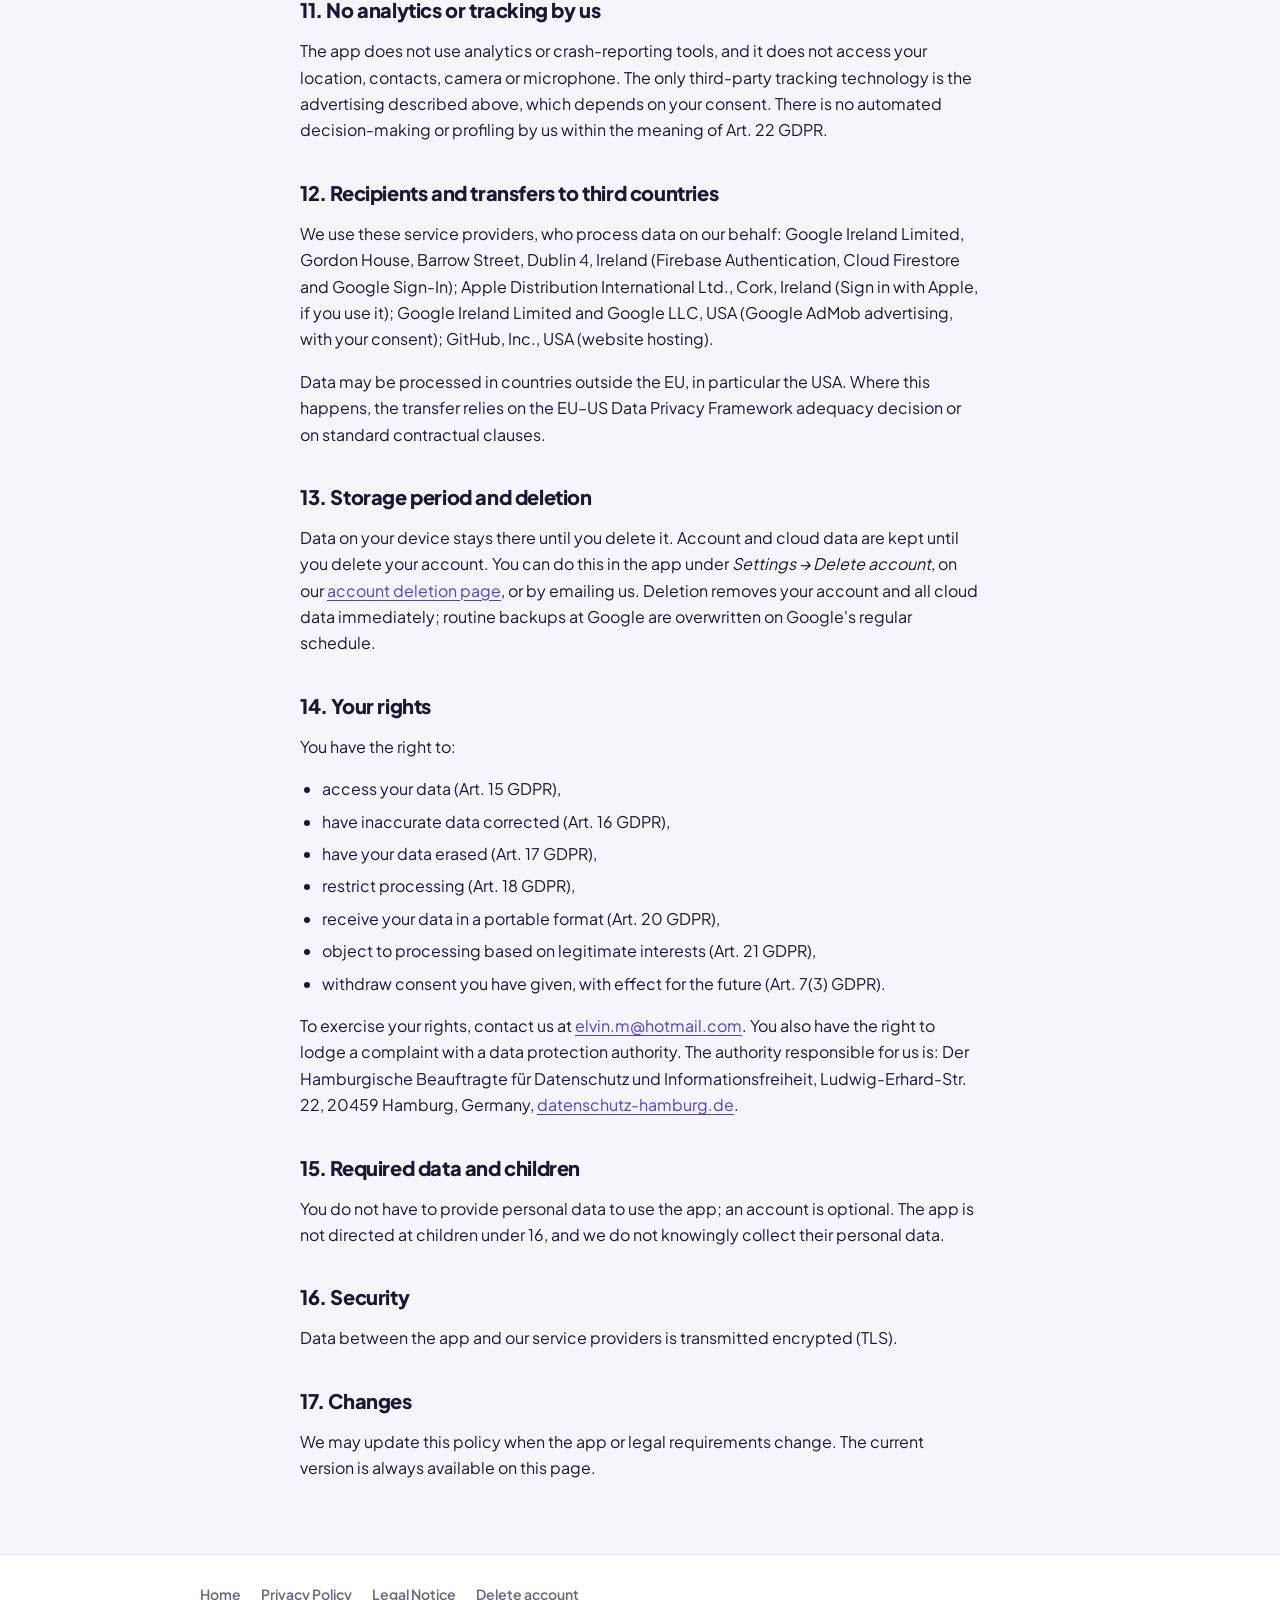
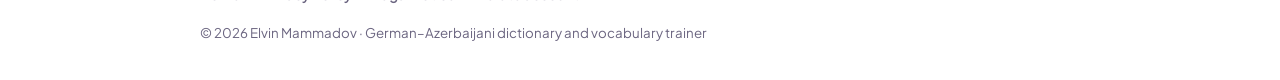
<file: docs/privacy/index.html>
<!doctype html>
<html lang="en">
<head>
<meta charset="utf-8">
<meta name="viewport" content="width=device-width, initial-scale=1">
<title>Privacy Policy – DilDuel</title>
<meta name="description" content="How DilDuel handles your personal data.">
<link rel="icon" href="../assets/icon.png">
<link rel="stylesheet" href="../assets/site.css">
<link rel="alternate" hreflang="en" href="./">
<link rel="alternate" hreflang="de" href="../de/privacy/">
<link rel="alternate" hreflang="az" href="../az/privacy/">
</head>
<body>
<header class="site-header">
  <div class="wrap">
    <a class="brand" href="../"><img src="../assets/icon.png" alt="" width="32" height="32"><span>DilDuel</span></a>
    <nav class="lang" aria-label="Language"><a href="./" hreflang="en" lang="en" data-lang="en" aria-current="true" title="English">EN</a><a href="../de/privacy/" hreflang="de" lang="de" data-lang="de" title="Deutsch">DE</a><a href="../az/privacy/" hreflang="az" lang="az" data-lang="az" title="Azərbaycan">AZ</a></nav>
  </div>
</header>
<main class="wrap prose">
<a class="back" href="../"><svg viewBox="0 0 24 24" aria-hidden="true"><path d="M20 11H7.83l5.59-5.59L12 4l-8 8 8 8 1.41-1.41L7.83 13H20v-2z"/></svg>Back to home</a>
<h1>Privacy Policy</h1>
<p class="meta">Last updated: October 14, 2026</p>
<h2>1. Who is responsible</h2>
<p>The controller within the meaning of the General Data Protection Regulation (GDPR) is:</p>
<address>Elvin Mammadov<br>Adolph-Schönfelder-Straße 65, 22083 Hamburg, Germany<br>Phone: <a href="tel:+4917656884380">+49 176 56884380</a><br>Email: <a href="mailto:elvin.m@hotmail.com">elvin.m@hotmail.com</a></address>
<p>This policy applies to the DilDuel app for Android and iOS and to this website. We have not appointed a data protection officer.</p>
<h2>2. The short version</h2>
<ul><li>Without an account (guest mode), your bookmarks, progress and results are stored only on your device. We do not receive them.</li><li>If you create an account, we store your account details and your learning data in the cloud so that they can be synced between your devices.</li><li>We do not use analytics or tracking tools of our own. The app shows advertising from Google AdMob, and only after your consent where the law requires it (see “Advertising”).</li><li>You can delete your account and all cloud data at any time.</li></ul>
<h2>3. Using the app without an account</h2>
<p>The app stores the following data locally on your device: bookmarked words, words marked as unknown, training progress, quiz and listening results, recent searches, and your language and theme settings. This data is not transmitted to us.</p>
<p>Storing it is technically necessary to provide the functions you request (Section 25(2) no. 2 TDDDG; Art. 6(1)(b) GDPR). You can remove it at any time by clearing the app's storage or uninstalling the app.</p>
<h2>4. Account and sign-in</h2>
<p>If you create an account or sign in, we use Firebase Authentication, a service of Google. Depending on the method you choose, the following data is processed:</p>
<ul><li><strong>Email and password:</strong> your email address, your display name and your password. The password is handled only by Firebase Authentication; we never see it in plain text.</li><li><strong>Sign in with Google:</strong> the name, email address and profile picture link that Google shares with the app.</li><li><strong>Sign in with Apple:</strong> the name and email address Apple shares with the app. If you use “Hide My Email”, we only receive Apple's relay address.</li></ul>
<p>We also store a user ID that Firebase assigns to your account. Purpose: creating and managing your account and recognising you when you sign in. Legal basis: Art. 6(1)(b) GDPR (performance of the contract for the use of the app).</p>
<h2>5. Cloud synchronisation</h2>
<p>While you are signed in, the following data is stored in the cloud database Cloud Firestore (Google) so that you can use it on several devices: your email address, bookmarked words, words marked as unknown, training progress per level and topic, and quiz and listening results. Legal basis: Art. 6(1)(b) GDPR.</p>
<p>If you already have data on your device when you sign in, the app asks whether you want to keep it (it is then merged into your account) or discard it.</p>
<h2>6. Technical data</h2>
<p>When the app communicates with Firebase (sign-in and sync), Google processes technical data such as your IP address, device and connection information and timestamps to deliver the service and to ensure security. We have no influence on this processing. Legal basis: Art. 6(1)(f) GDPR (legitimate interest in a secure and functioning service).</p>
<h2>7. Fonts</h2>
<p>The app displays text in the typefaces Plus Jakarta Sans and Source Serif 4, which it loads from Google Fonts. When it does, your IP address is transmitted to Google servers. Legal basis: Art. 6(1)(f) GDPR (a consistent appearance of the app).</p>
<h2>8. Speech output</h2>
<p>The app can read German words aloud. For this it uses the speech synthesis (text-to-speech) built into your device's operating system. Depending on the voice and settings you have installed, your device's speech service may process the spoken word online. We do not receive this data and have no influence on it.</p>
<h2>9. This website</h2>
<p>This website is hosted on GitHub Pages (GitHub, Inc., USA). When you visit it, GitHub processes technical data such as your IP address in server logs. Legal basis: Art. 6(1)(f) GDPR (legitimate interest in presenting our app securely). The information pages use no cookies, analytics, or external fonts or scripts. The account deletion page loads Google's Firebase scripts and connects to Firebase so that you can sign in and delete your data; Google then processes technical data such as your IP address (Art. 6(1)(b) and (f) GDPR).</p>
<h2>10. Advertising (Google AdMob)</h2>
<p>The app shows banner advertising from Google AdMob (Google Ireland Limited; Google LLC, USA). The banner appears at the bottom of some screens, such as the dictionary search and the training, test and bookmark screens.</p>
<p>Before any ad is loaded, we ask for your consent where the law requires it, using Google's consent form (User Messaging Platform). On iOS we also ask, through Apple's tracking prompt, whether the app may track you across apps and websites of other companies. If you do not consent, advertising is limited accordingly: depending on your choice you will see non-personalised ads or no ads.</p>
<p>When an ad is requested, Google and its advertising partners process data such as your IP address, device and advertising identifiers, information about the app and your interaction with ads, and the approximate location derived from your IP address, in order to deliver, measure and personalise ads and to prevent fraud. We do not receive this data and have no influence on this processing. Legal basis: your consent (Art. 6(1)(a) GDPR; Section 25(1) TDDDG). More information: <a href='https://policies.google.com/privacy'>Google's privacy policy</a>.</p>
<p>You can change or withdraw your choice at any time under <em>Settings → Privacy options for ads</em> (shown where consent applies). On iOS you can also change the tracking permission in the system settings. Withdrawal does not affect the lawfulness of processing carried out until then.</p>
<h2>11. No analytics or tracking by us</h2>
<p>The app does not use analytics or crash-reporting tools, and it does not access your location, contacts, camera or microphone. The only third-party tracking technology is the advertising described above, which depends on your consent. There is no automated decision-making or profiling by us within the meaning of Art. 22 GDPR.</p>
<h2>12. Recipients and transfers to third countries</h2>
<p>We use these service providers, who process data on our behalf: Google Ireland Limited, Gordon House, Barrow Street, Dublin 4, Ireland (Firebase Authentication, Cloud Firestore and Google Sign-In); Apple Distribution International Ltd., Cork, Ireland (Sign in with Apple, if you use it); Google Ireland Limited and Google LLC, USA (Google AdMob advertising, with your consent); GitHub, Inc., USA (website hosting).</p>
<p>Data may be processed in countries outside the EU, in particular the USA. Where this happens, the transfer relies on the EU–US Data Privacy Framework adequacy decision or on standard contractual clauses.</p>
<h2>13. Storage period and deletion</h2>
<p>Data on your device stays there until you delete it. Account and cloud data are kept until you delete your account. You can do this in the app under <em>Settings → Delete account</em>, on our <a href="../delete-account/?lang=en">account deletion page</a>, or by emailing us. Deletion removes your account and all cloud data immediately; routine backups at Google are overwritten on Google's regular schedule.</p>
<h2>14. Your rights</h2>
<p>You have the right to:</p>
<ul><li>access your data (Art. 15 GDPR),</li><li>have inaccurate data corrected (Art. 16 GDPR),</li><li>have your data erased (Art. 17 GDPR),</li><li>restrict processing (Art. 18 GDPR),</li><li>receive your data in a portable format (Art. 20 GDPR),</li><li>object to processing based on legitimate interests (Art. 21 GDPR),</li><li>withdraw consent you have given, with effect for the future (Art. 7(3) GDPR).</li></ul>
<p>To exercise your rights, contact us at <a href="mailto:elvin.m@hotmail.com">elvin.m@hotmail.com</a>. You also have the right to lodge a complaint with a data protection authority. The authority responsible for us is: Der Hamburgische Beauftragte für Datenschutz und Informationsfreiheit, Ludwig-Erhard-Str. 22, 20459 Hamburg, Germany, <a href="https://datenschutz-hamburg.de" rel="noopener">datenschutz-hamburg.de</a>.</p>
<h2>15. Required data and children</h2>
<p>You do not have to provide personal data to use the app; an account is optional. The app is not directed at children under 16, and we do not knowingly collect their personal data.</p>
<h2>16. Security</h2>
<p>Data between the app and our service providers is transmitted encrypted (TLS).</p>
<h2>17. Changes</h2>
<p>We may update this policy when the app or legal requirements change. The current version is always available on this page.</p>
</main>
<footer>
  <div class="wrap">
    <nav><a href="../">Home</a><a href="./">Privacy Policy</a><a href="../impressum/">Legal Notice</a><a href="../delete-account/?lang=en">Delete account</a></nav>
    <small>© 2026 Elvin Mammadov · German–Azerbaijani dictionary and vocabulary trainer</small>
  </div>
</footer>
<script>
  document.querySelectorAll("[data-lang]").forEach(function (a) {
    a.addEventListener("click", function () {
      try { localStorage.setItem("lang", a.dataset.lang); } catch (e) {}
    });
  });
</script>
</body>
</html>
</file>
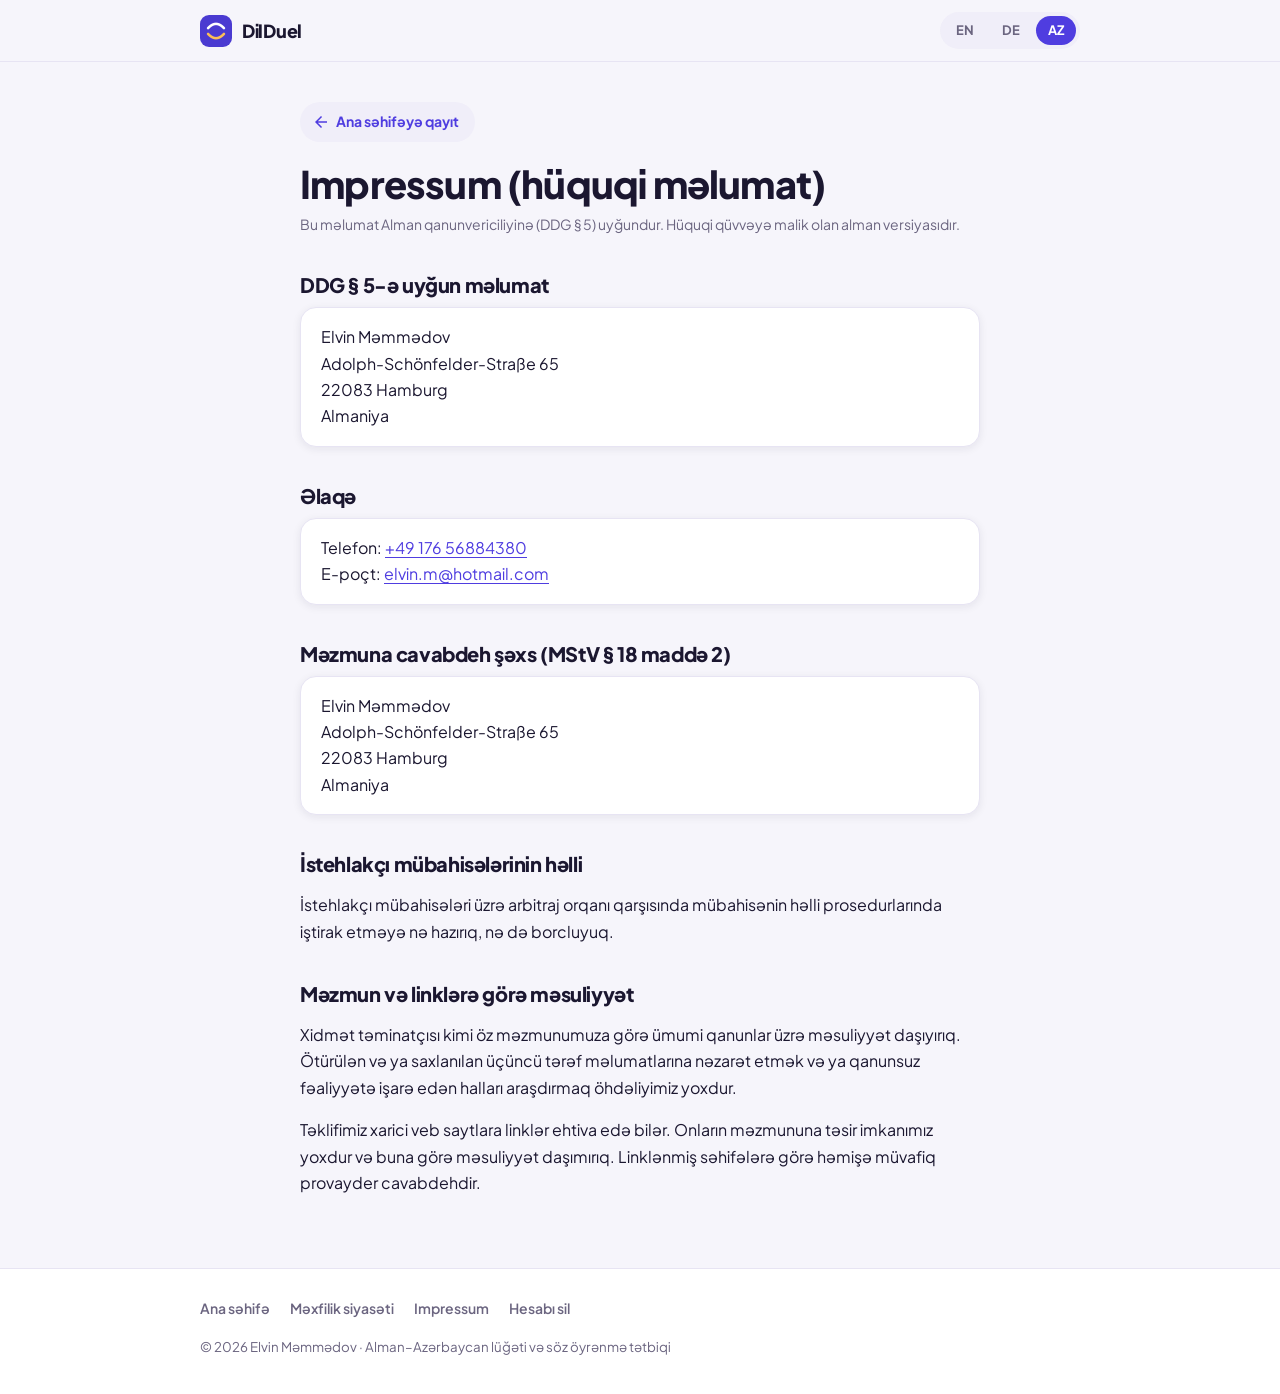
<file: docs/az/impressum/index.html>
<!doctype html>
<html lang="az">
<head>
<meta charset="utf-8">
<meta name="viewport" content="width=device-width, initial-scale=1">
<title>Impressum – DilDuel</title>
<meta name="description" content="Alman qanunvericiliyinə uyğun provayder məlumatı.">
<link rel="icon" href="../../assets/icon.png">
<link rel="stylesheet" href="../../assets/site.css">
<link rel="alternate" hreflang="en" href="../../impressum/">
<link rel="alternate" hreflang="de" href="../../de/impressum/">
<link rel="alternate" hreflang="az" href="./">
</head>
<body>
<header class="site-header">
  <div class="wrap">
    <a class="brand" href="../"><img src="../../assets/icon.png" alt="" width="32" height="32"><span>DilDuel</span></a>
    <nav class="lang" aria-label="Dil"><a href="../../impressum/" hreflang="en" lang="en" data-lang="en" title="English">EN</a><a href="../../de/impressum/" hreflang="de" lang="de" data-lang="de" title="Deutsch">DE</a><a href="./" hreflang="az" lang="az" data-lang="az" aria-current="true" title="Azərbaycan">AZ</a></nav>
  </div>
</header>
<main class="wrap prose">
<a class="back" href="../"><svg viewBox="0 0 24 24" aria-hidden="true"><path d="M20 11H7.83l5.59-5.59L12 4l-8 8 8 8 1.41-1.41L7.83 13H20v-2z"/></svg>Ana səhifəyə qayıt</a>
<h1>Impressum (hüquqi məlumat)</h1>
<p class="meta">Bu məlumat Alman qanunvericiliyinə (DDG § 5) uyğundur. Hüquqi qüvvəyə malik olan alman versiyasıdır.</p>
<h2>DDG § 5-ə uyğun məlumat</h2>
<address>Elvin Məmmədov<br>Adolph-Schönfelder-Straße 65<br>22083 Hamburg<br>Almaniya</address>
<h2>Əlaqə</h2>
<address>Telefon: <a href="tel:+4917656884380">+49 176 56884380</a><br>E-poçt: <a href="mailto:elvin.m@hotmail.com">elvin.m@hotmail.com</a></address>
<h2>Məzmuna cavabdeh şəxs (MStV § 18 maddə 2)</h2>
<address>Elvin Məmmədov<br>Adolph-Schönfelder-Straße 65<br>22083 Hamburg<br>Almaniya</address>
<h2>İstehlakçı mübahisələrinin həlli</h2>
<p>İstehlakçı mübahisələri üzrə arbitraj orqanı qarşısında mübahisənin həlli prosedurlarında iştirak etməyə nə hazırıq, nə də borcluyuq.</p>
<h2>Məzmun və linklərə görə məsuliyyət</h2>
<p>Xidmət təminatçısı kimi öz məzmunumuza görə ümumi qanunlar üzrə məsuliyyət daşıyırıq. Ötürülən və ya saxlanılan üçüncü tərəf məlumatlarına nəzarət etmək və ya qanunsuz fəaliyyətə işarə edən halları araşdırmaq öhdəliyimiz yoxdur.</p>
<p>Təklifimiz xarici veb saytlara linklər ehtiva edə bilər. Onların məzmununa təsir imkanımız yoxdur və buna görə məsuliyyət daşımırıq. Linklənmiş səhifələrə görə həmişə müvafiq provayder cavabdehdir.</p>
</main>
<footer>
  <div class="wrap">
    <nav><a href="../">Ana səhifə</a><a href="../privacy/">Məxfilik siyasəti</a><a href="./">Impressum</a><a href="../../delete-account/?lang=az">Hesabı sil</a></nav>
    <small>© 2026 Elvin Məmmədov · Alman–Azərbaycan lüğəti və söz öyrənmə tətbiqi</small>
  </div>
</footer>
<script>
  document.querySelectorAll("[data-lang]").forEach(function (a) {
    a.addEventListener("click", function () {
      try { localStorage.setItem("lang", a.dataset.lang); } catch (e) {}
    });
  });
</script>
</body>
</html>
</file>
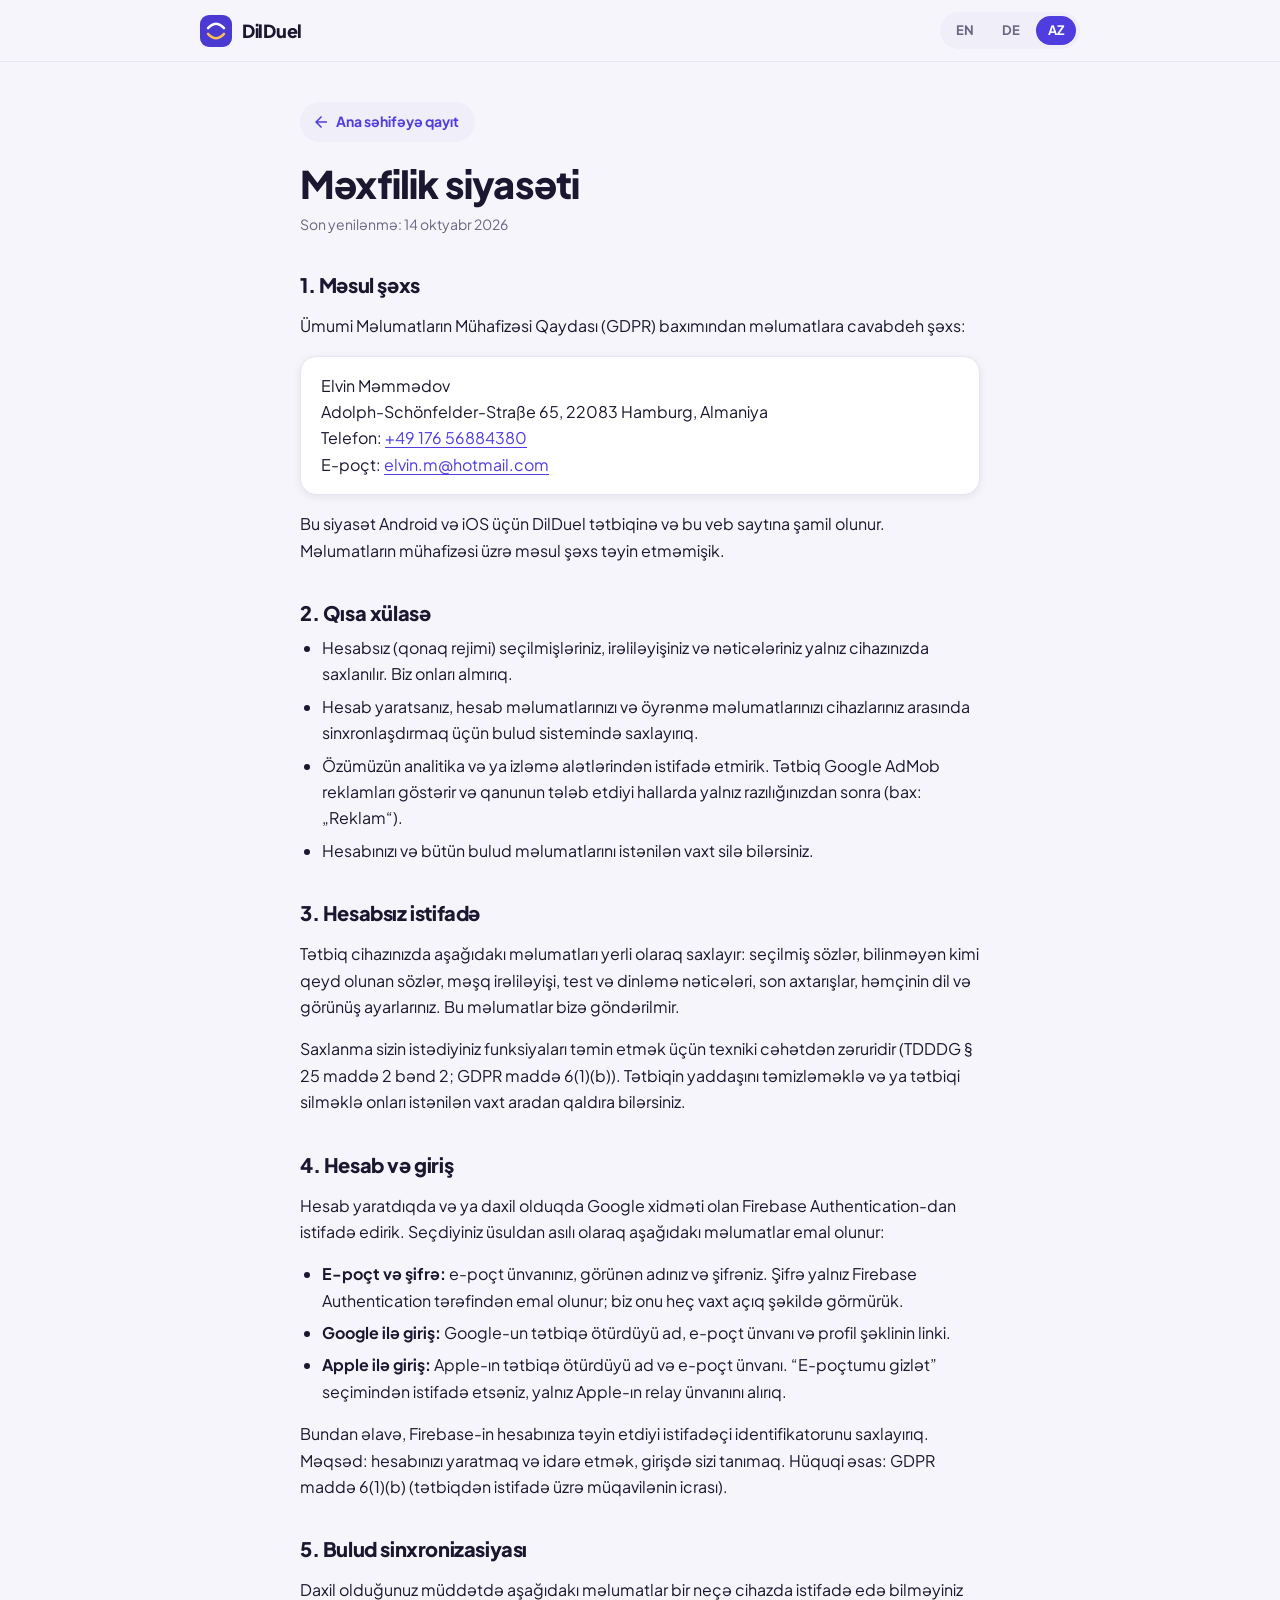
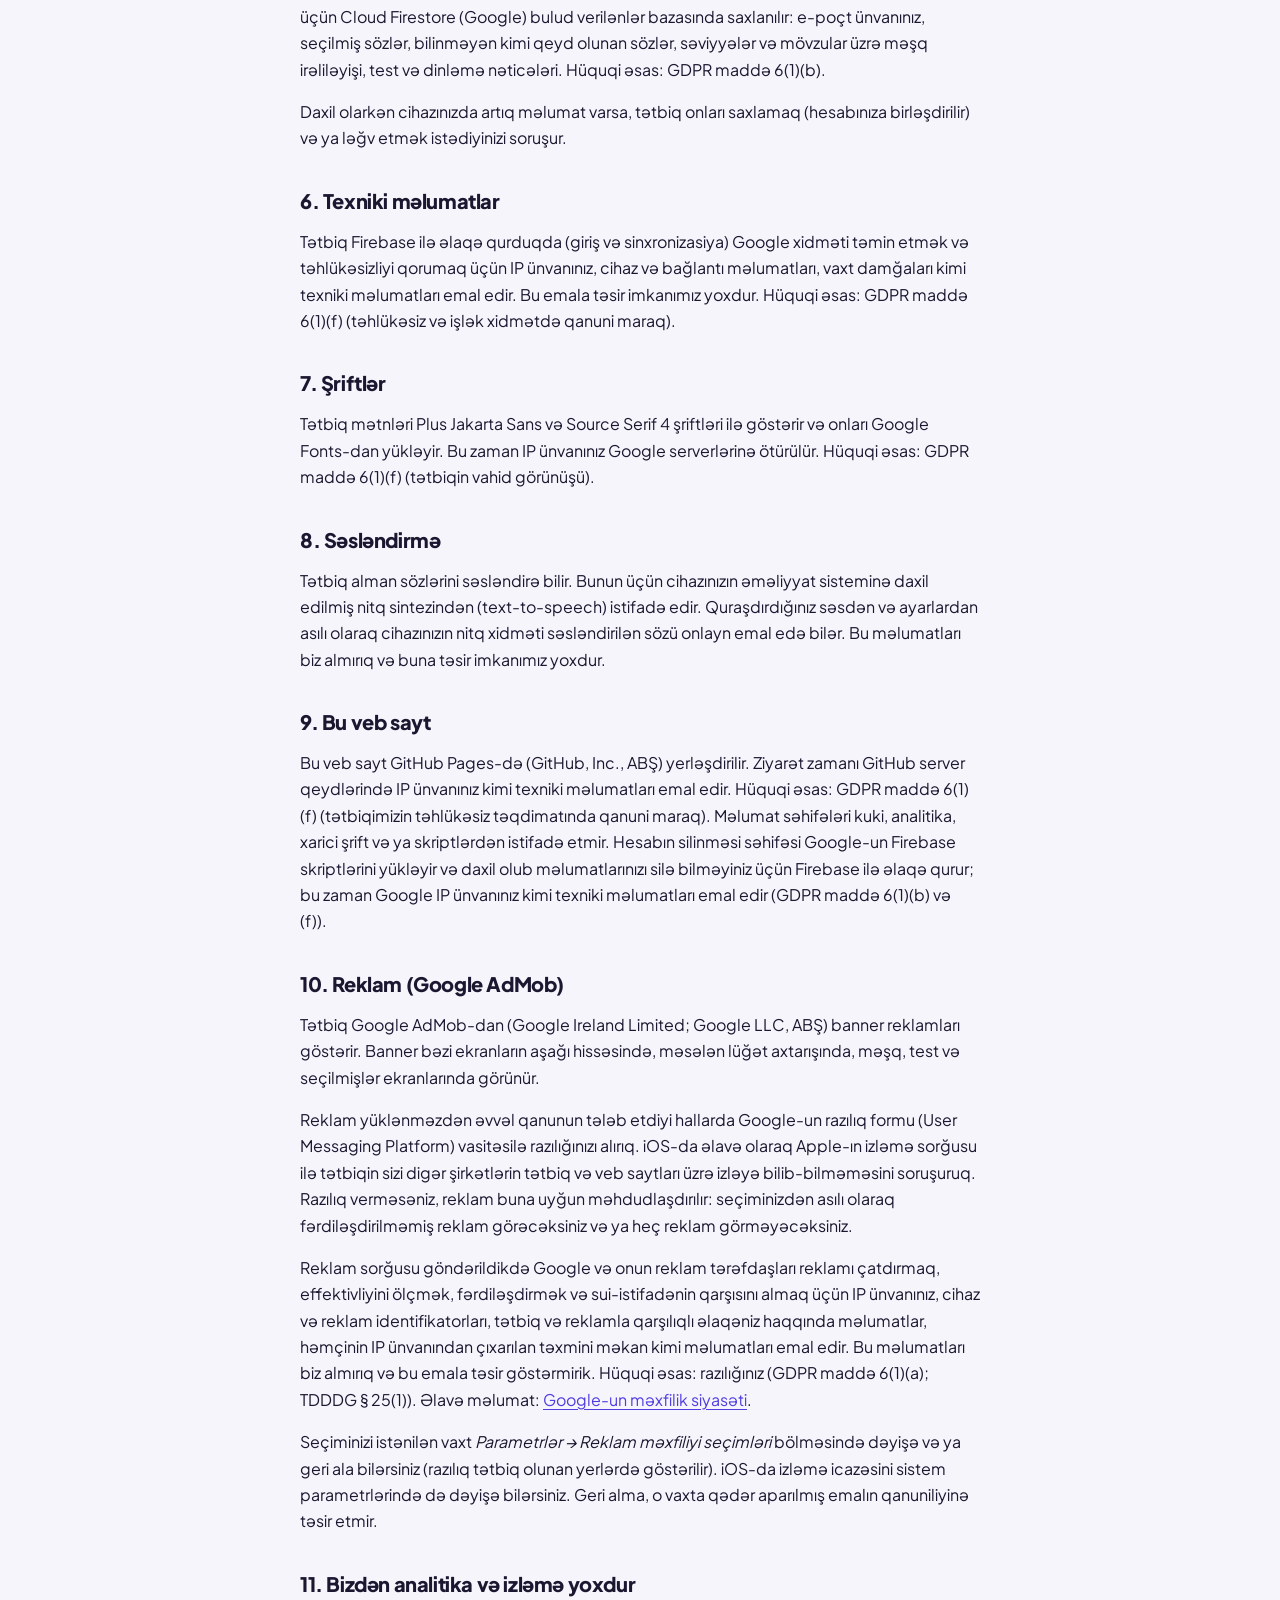
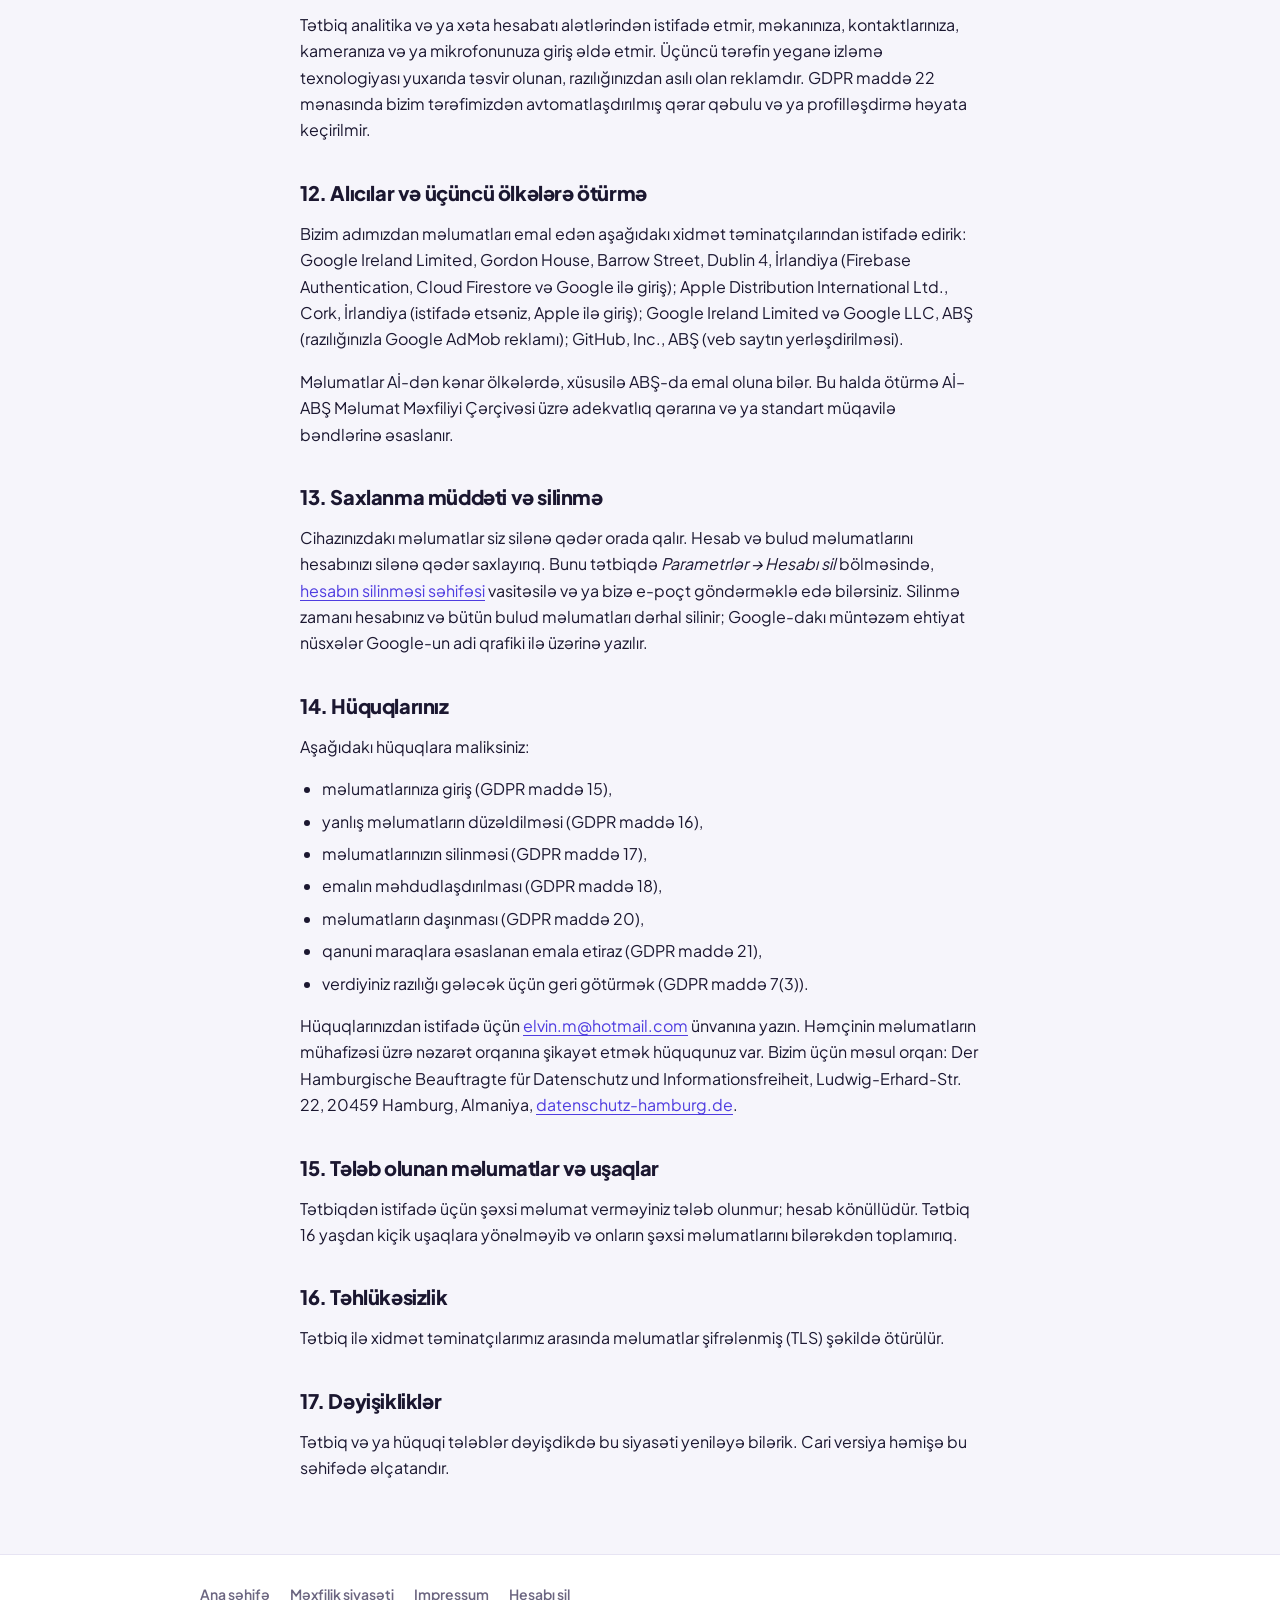
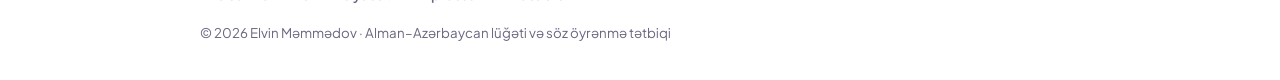
<file: docs/az/privacy/index.html>
<!doctype html>
<html lang="az">
<head>
<meta charset="utf-8">
<meta name="viewport" content="width=device-width, initial-scale=1">
<title>Məxfilik siyasəti – DilDuel</title>
<meta name="description" content="DilDuel şəxsi məlumatlarınızla necə rəftar edir.">
<link rel="icon" href="../../assets/icon.png">
<link rel="stylesheet" href="../../assets/site.css">
<link rel="alternate" hreflang="en" href="../../privacy/">
<link rel="alternate" hreflang="de" href="../../de/privacy/">
<link rel="alternate" hreflang="az" href="./">
</head>
<body>
<header class="site-header">
  <div class="wrap">
    <a class="brand" href="../"><img src="../../assets/icon.png" alt="" width="32" height="32"><span>DilDuel</span></a>
    <nav class="lang" aria-label="Dil"><a href="../../privacy/" hreflang="en" lang="en" data-lang="en" title="English">EN</a><a href="../../de/privacy/" hreflang="de" lang="de" data-lang="de" title="Deutsch">DE</a><a href="./" hreflang="az" lang="az" data-lang="az" aria-current="true" title="Azərbaycan">AZ</a></nav>
  </div>
</header>
<main class="wrap prose">
<a class="back" href="../"><svg viewBox="0 0 24 24" aria-hidden="true"><path d="M20 11H7.83l5.59-5.59L12 4l-8 8 8 8 1.41-1.41L7.83 13H20v-2z"/></svg>Ana səhifəyə qayıt</a>
<h1>Məxfilik siyasəti</h1>
<p class="meta">Son yenilənmə: 14 oktyabr 2026</p>
<h2>1. Məsul şəxs</h2>
<p>Ümumi Məlumatların Mühafizəsi Qaydası (GDPR) baxımından məlumatlara cavabdeh şəxs:</p>
<address>Elvin Məmmədov<br>Adolph-Schönfelder-Straße 65, 22083 Hamburg, Almaniya<br>Telefon: <a href="tel:+4917656884380">+49 176 56884380</a><br>E-poçt: <a href="mailto:elvin.m@hotmail.com">elvin.m@hotmail.com</a></address>
<p>Bu siyasət Android və iOS üçün DilDuel tətbiqinə və bu veb saytına şamil olunur. Məlumatların mühafizəsi üzrə məsul şəxs təyin etməmişik.</p>
<h2>2. Qısa xülasə</h2>
<ul><li>Hesabsız (qonaq rejimi) seçilmişləriniz, irəliləyişiniz və nəticələriniz yalnız cihazınızda saxlanılır. Biz onları almırıq.</li><li>Hesab yaratsanız, hesab məlumatlarınızı və öyrənmə məlumatlarınızı cihazlarınız arasında sinxronlaşdırmaq üçün bulud sistemində saxlayırıq.</li><li>Özümüzün analitika və ya izləmə alətlərindən istifadə etmirik. Tətbiq Google AdMob reklamları göstərir və qanunun tələb etdiyi hallarda yalnız razılığınızdan sonra (bax: „Reklam“).</li><li>Hesabınızı və bütün bulud məlumatlarını istənilən vaxt silə bilərsiniz.</li></ul>
<h2>3. Hesabsız istifadə</h2>
<p>Tətbiq cihazınızda aşağıdakı məlumatları yerli olaraq saxlayır: seçilmiş sözlər, bilinməyən kimi qeyd olunan sözlər, məşq irəliləyişi, test və dinləmə nəticələri, son axtarışlar, həmçinin dil və görünüş ayarlarınız. Bu məlumatlar bizə göndərilmir.</p>
<p>Saxlanma sizin istədiyiniz funksiyaları təmin etmək üçün texniki cəhətdən zəruridir (TDDDG § 25 maddə 2 bənd 2; GDPR maddə 6(1)(b)). Tətbiqin yaddaşını təmizləməklə və ya tətbiqi silməklə onları istənilən vaxt aradan qaldıra bilərsiniz.</p>
<h2>4. Hesab və giriş</h2>
<p>Hesab yaratdıqda və ya daxil olduqda Google xidməti olan Firebase Authentication-dan istifadə edirik. Seçdiyiniz üsuldan asılı olaraq aşağıdakı məlumatlar emal olunur:</p>
<ul><li><strong>E-poçt və şifrə:</strong> e-poçt ünvanınız, görünən adınız və şifrəniz. Şifrə yalnız Firebase Authentication tərəfindən emal olunur; biz onu heç vaxt açıq şəkildə görmürük.</li><li><strong>Google ilə giriş:</strong> Google-un tətbiqə ötürdüyü ad, e-poçt ünvanı və profil şəklinin linki.</li><li><strong>Apple ilə giriş:</strong> Apple-ın tətbiqə ötürdüyü ad və e-poçt ünvanı. “E-poçtumu gizlət” seçimindən istifadə etsəniz, yalnız Apple-ın relay ünvanını alırıq.</li></ul>
<p>Bundan əlavə, Firebase-in hesabınıza təyin etdiyi istifadəçi identifikatorunu saxlayırıq. Məqsəd: hesabınızı yaratmaq və idarə etmək, girişdə sizi tanımaq. Hüquqi əsas: GDPR maddə 6(1)(b) (tətbiqdən istifadə üzrə müqavilənin icrası).</p>
<h2>5. Bulud sinxronizasiyası</h2>
<p>Daxil olduğunuz müddətdə aşağıdakı məlumatlar bir neçə cihazda istifadə edə bilməyiniz üçün Cloud Firestore (Google) bulud verilənlər bazasında saxlanılır: e-poçt ünvanınız, seçilmiş sözlər, bilinməyən kimi qeyd olunan sözlər, səviyyələr və mövzular üzrə məşq irəliləyişi, test və dinləmə nəticələri. Hüquqi əsas: GDPR maddə 6(1)(b).</p>
<p>Daxil olarkən cihazınızda artıq məlumat varsa, tətbiq onları saxlamaq (hesabınıza birləşdirilir) və ya ləğv etmək istədiyinizi soruşur.</p>
<h2>6. Texniki məlumatlar</h2>
<p>Tətbiq Firebase ilə əlaqə qurduqda (giriş və sinxronizasiya) Google xidməti təmin etmək və təhlükəsizliyi qorumaq üçün IP ünvanınız, cihaz və bağlantı məlumatları, vaxt damğaları kimi texniki məlumatları emal edir. Bu emala təsir imkanımız yoxdur. Hüquqi əsas: GDPR maddə 6(1)(f) (təhlükəsiz və işlək xidmətdə qanuni maraq).</p>
<h2>7. Şriftlər</h2>
<p>Tətbiq mətnləri Plus Jakarta Sans və Source Serif 4 şriftləri ilə göstərir və onları Google Fonts-dan yükləyir. Bu zaman IP ünvanınız Google serverlərinə ötürülür. Hüquqi əsas: GDPR maddə 6(1)(f) (tətbiqin vahid görünüşü).</p>
<h2>8. Səsləndirmə</h2>
<p>Tətbiq alman sözlərini səsləndirə bilir. Bunun üçün cihazınızın əməliyyat sisteminə daxil edilmiş nitq sintezindən (text-to-speech) istifadə edir. Quraşdırdığınız səsdən və ayarlardan asılı olaraq cihazınızın nitq xidməti səsləndirilən sözü onlayn emal edə bilər. Bu məlumatları biz almırıq və buna təsir imkanımız yoxdur.</p>
<h2>9. Bu veb sayt</h2>
<p>Bu veb sayt GitHub Pages-də (GitHub, Inc., ABŞ) yerləşdirilir. Ziyarət zamanı GitHub server qeydlərində IP ünvanınız kimi texniki məlumatları emal edir. Hüquqi əsas: GDPR maddə 6(1)(f) (tətbiqimizin təhlükəsiz təqdimatında qanuni maraq). Məlumat səhifələri kuki, analitika, xarici şrift və ya skriptlərdən istifadə etmir. Hesabın silinməsi səhifəsi Google-un Firebase skriptlərini yükləyir və daxil olub məlumatlarınızı silə bilməyiniz üçün Firebase ilə əlaqə qurur; bu zaman Google IP ünvanınız kimi texniki məlumatları emal edir (GDPR maddə 6(1)(b) və (f)).</p>
<h2>10. Reklam (Google AdMob)</h2>
<p>Tətbiq Google AdMob-dan (Google Ireland Limited; Google LLC, ABŞ) banner reklamları göstərir. Banner bəzi ekranların aşağı hissəsində, məsələn lüğət axtarışında, məşq, test və seçilmişlər ekranlarında görünür.</p>
<p>Reklam yüklənməzdən əvvəl qanunun tələb etdiyi hallarda Google-un razılıq formu (User Messaging Platform) vasitəsilə razılığınızı alırıq. iOS-da əlavə olaraq Apple-ın izləmə sorğusu ilə tətbiqin sizi digər şirkətlərin tətbiq və veb saytları üzrə izləyə bilib-bilməməsini soruşuruq. Razılıq verməsəniz, reklam buna uyğun məhdudlaşdırılır: seçiminizdən asılı olaraq fərdiləşdirilməmiş reklam görəcəksiniz və ya heç reklam görməyəcəksiniz.</p>
<p>Reklam sorğusu göndərildikdə Google və onun reklam tərəfdaşları reklamı çatdırmaq, effektivliyini ölçmək, fərdiləşdirmək və sui-istifadənin qarşısını almaq üçün IP ünvanınız, cihaz və reklam identifikatorları, tətbiq və reklamla qarşılıqlı əlaqəniz haqqında məlumatlar, həmçinin IP ünvanından çıxarılan təxmini məkan kimi məlumatları emal edir. Bu məlumatları biz almırıq və bu emala təsir göstərmirik. Hüquqi əsas: razılığınız (GDPR maddə 6(1)(a); TDDDG § 25(1)). Əlavə məlumat: <a href='https://policies.google.com/privacy'>Google-un məxfilik siyasəti</a>.</p>
<p>Seçiminizi istənilən vaxt <em>Parametrlər → Reklam məxfiliyi seçimləri</em> bölməsində dəyişə və ya geri ala bilərsiniz (razılıq tətbiq olunan yerlərdə göstərilir). iOS-da izləmə icazəsini sistem parametrlərində də dəyişə bilərsiniz. Geri alma, o vaxta qədər aparılmış emalın qanuniliyinə təsir etmir.</p>
<h2>11. Bizdən analitika və izləmə yoxdur</h2>
<p>Tətbiq analitika və ya xəta hesabatı alətlərindən istifadə etmir, məkanınıza, kontaktlarınıza, kameranıza və ya mikrofonunuza giriş əldə etmir. Üçüncü tərəfin yeganə izləmə texnologiyası yuxarıda təsvir olunan, razılığınızdan asılı olan reklamdır. GDPR maddə 22 mənasında bizim tərəfimizdən avtomatlaşdırılmış qərar qəbulu və ya profilləşdirmə həyata keçirilmir.</p>
<h2>12. Alıcılar və üçüncü ölkələrə ötürmə</h2>
<p>Bizim adımızdan məlumatları emal edən aşağıdakı xidmət təminatçılarından istifadə edirik: Google Ireland Limited, Gordon House, Barrow Street, Dublin 4, İrlandiya (Firebase Authentication, Cloud Firestore və Google ilə giriş); Apple Distribution International Ltd., Cork, İrlandiya (istifadə etsəniz, Apple ilə giriş); Google Ireland Limited və Google LLC, ABŞ (razılığınızla Google AdMob reklamı); GitHub, Inc., ABŞ (veb saytın yerləşdirilməsi).</p>
<p>Məlumatlar Aİ-dən kənar ölkələrdə, xüsusilə ABŞ-da emal oluna bilər. Bu halda ötürmə Aİ–ABŞ Məlumat Məxfiliyi Çərçivəsi üzrə adekvatlıq qərarına və ya standart müqavilə bəndlərinə əsaslanır.</p>
<h2>13. Saxlanma müddəti və silinmə</h2>
<p>Cihazınızdakı məlumatlar siz silənə qədər orada qalır. Hesab və bulud məlumatlarını hesabınızı silənə qədər saxlayırıq. Bunu tətbiqdə <em>Parametrlər → Hesabı sil</em> bölməsində, <a href="../../delete-account/?lang=az">hesabın silinməsi səhifəsi</a> vasitəsilə və ya bizə e-poçt göndərməklə edə bilərsiniz. Silinmə zamanı hesabınız və bütün bulud məlumatları dərhal silinir; Google-dakı müntəzəm ehtiyat nüsxələr Google-un adi qrafiki ilə üzərinə yazılır.</p>
<h2>14. Hüquqlarınız</h2>
<p>Aşağıdakı hüquqlara maliksiniz:</p>
<ul><li>məlumatlarınıza giriş (GDPR maddə 15),</li><li>yanlış məlumatların düzəldilməsi (GDPR maddə 16),</li><li>məlumatlarınızın silinməsi (GDPR maddə 17),</li><li>emalın məhdudlaşdırılması (GDPR maddə 18),</li><li>məlumatların daşınması (GDPR maddə 20),</li><li>qanuni maraqlara əsaslanan emala etiraz (GDPR maddə 21),</li><li>verdiyiniz razılığı gələcək üçün geri götürmək (GDPR maddə 7(3)).</li></ul>
<p>Hüquqlarınızdan istifadə üçün <a href="mailto:elvin.m@hotmail.com">elvin.m@hotmail.com</a> ünvanına yazın. Həmçinin məlumatların mühafizəsi üzrə nəzarət orqanına şikayət etmək hüququnuz var. Bizim üçün məsul orqan: Der Hamburgische Beauftragte für Datenschutz und Informationsfreiheit, Ludwig-Erhard-Str. 22, 20459 Hamburg, Almaniya, <a href="https://datenschutz-hamburg.de" rel="noopener">datenschutz-hamburg.de</a>.</p>
<h2>15. Tələb olunan məlumatlar və uşaqlar</h2>
<p>Tətbiqdən istifadə üçün şəxsi məlumat verməyiniz tələb olunmur; hesab könüllüdür. Tətbiq 16 yaşdan kiçik uşaqlara yönəlməyib və onların şəxsi məlumatlarını bilərəkdən toplamırıq.</p>
<h2>16. Təhlükəsizlik</h2>
<p>Tətbiq ilə xidmət təminatçılarımız arasında məlumatlar şifrələnmiş (TLS) şəkildə ötürülür.</p>
<h2>17. Dəyişikliklər</h2>
<p>Tətbiq və ya hüquqi tələblər dəyişdikdə bu siyasəti yeniləyə bilərik. Cari versiya həmişə bu səhifədə əlçatandır.</p>
</main>
<footer>
  <div class="wrap">
    <nav><a href="../">Ana səhifə</a><a href="./">Məxfilik siyasəti</a><a href="../impressum/">Impressum</a><a href="../../delete-account/?lang=az">Hesabı sil</a></nav>
    <small>© 2026 Elvin Məmmədov · Alman–Azərbaycan lüğəti və söz öyrənmə tətbiqi</small>
  </div>
</footer>
<script>
  document.querySelectorAll("[data-lang]").forEach(function (a) {
    a.addEventListener("click", function () {
      try { localStorage.setItem("lang", a.dataset.lang); } catch (e) {}
    });
  });
</script>
</body>
</html>
</file>
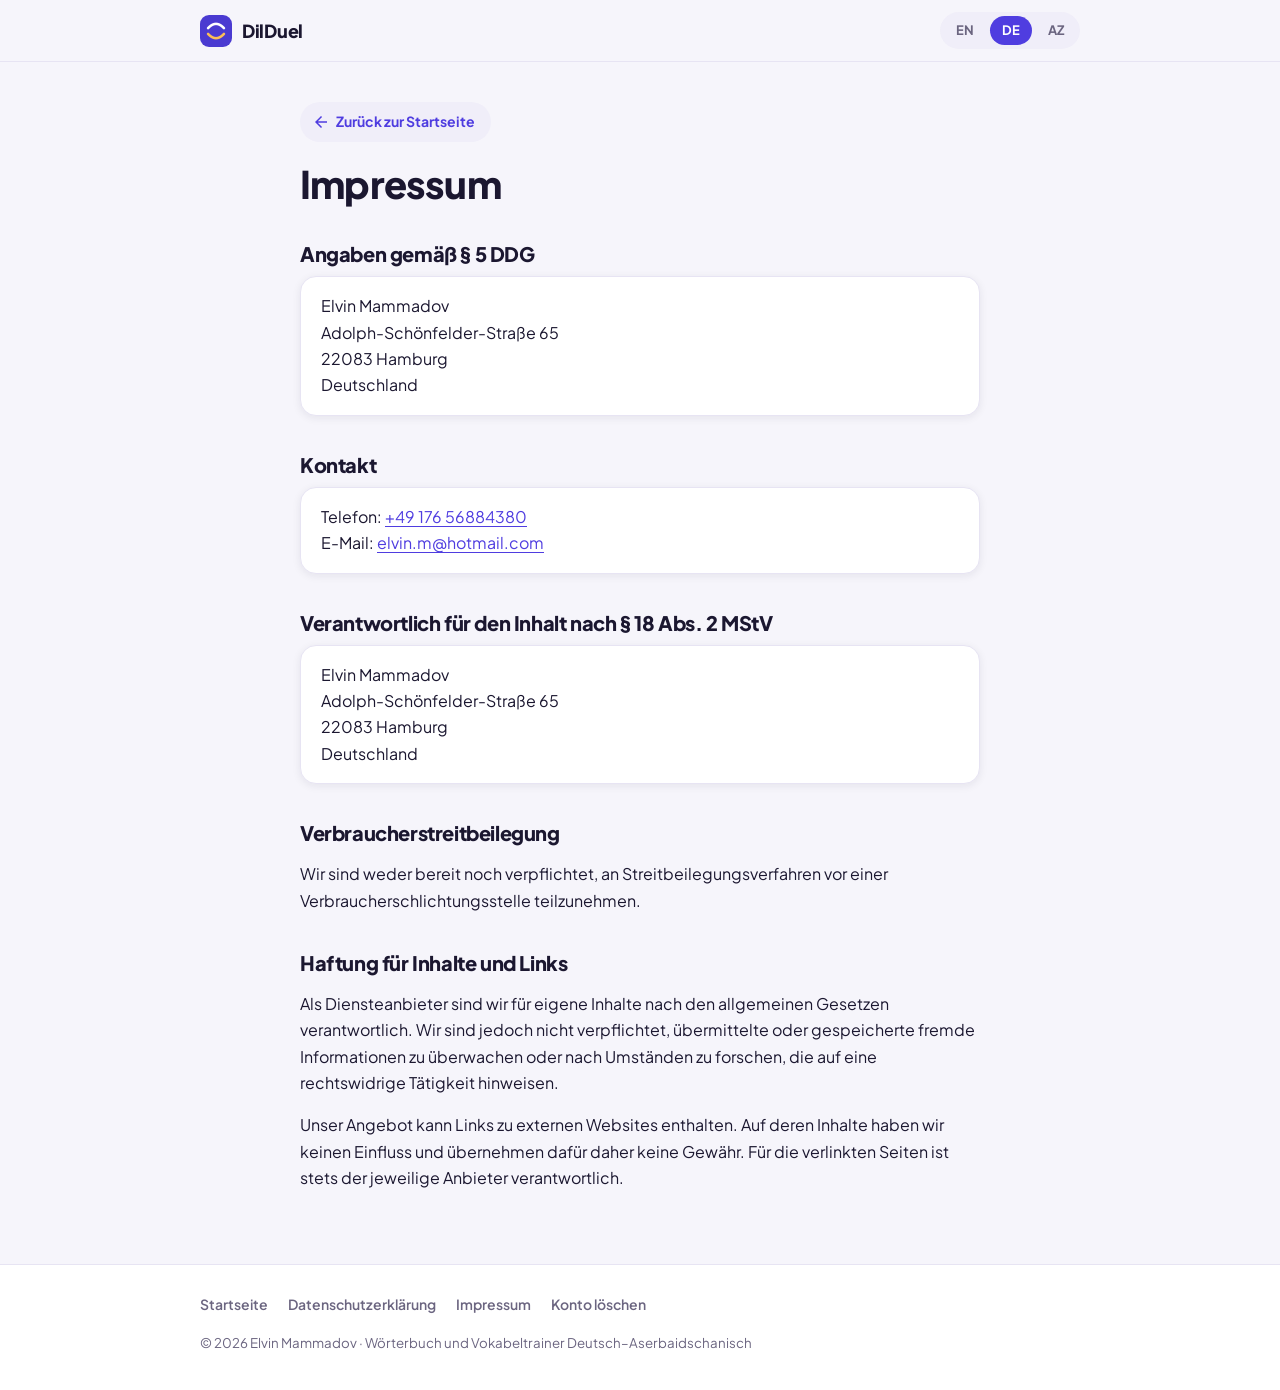
<file: docs/de/impressum/index.html>
<!doctype html>
<html lang="de">
<head>
<meta charset="utf-8">
<meta name="viewport" content="width=device-width, initial-scale=1">
<title>Impressum – DilDuel</title>
<meta name="description" content="Anbieterkennzeichnung für DilDuel nach deutschem Recht.">
<link rel="icon" href="../../assets/icon.png">
<link rel="stylesheet" href="../../assets/site.css">
<link rel="alternate" hreflang="en" href="../../impressum/">
<link rel="alternate" hreflang="de" href="./">
<link rel="alternate" hreflang="az" href="../../az/impressum/">
</head>
<body>
<header class="site-header">
  <div class="wrap">
    <a class="brand" href="../"><img src="../../assets/icon.png" alt="" width="32" height="32"><span>DilDuel</span></a>
    <nav class="lang" aria-label="Sprache"><a href="../../impressum/" hreflang="en" lang="en" data-lang="en" title="English">EN</a><a href="./" hreflang="de" lang="de" data-lang="de" aria-current="true" title="Deutsch">DE</a><a href="../../az/impressum/" hreflang="az" lang="az" data-lang="az" title="Azərbaycan">AZ</a></nav>
  </div>
</header>
<main class="wrap prose">
<a class="back" href="../"><svg viewBox="0 0 24 24" aria-hidden="true"><path d="M20 11H7.83l5.59-5.59L12 4l-8 8 8 8 1.41-1.41L7.83 13H20v-2z"/></svg>Zurück zur Startseite</a>
<h1>Impressum</h1>

<h2>Angaben gemäß § 5 DDG</h2>
<address>Elvin Mammadov<br>Adolph-Schönfelder-Straße 65<br>22083 Hamburg<br>Deutschland</address>
<h2>Kontakt</h2>
<address>Telefon: <a href="tel:+4917656884380">+49 176 56884380</a><br>E-Mail: <a href="mailto:elvin.m@hotmail.com">elvin.m@hotmail.com</a></address>
<h2>Verantwortlich für den Inhalt nach § 18 Abs. 2 MStV</h2>
<address>Elvin Mammadov<br>Adolph-Schönfelder-Straße 65<br>22083 Hamburg<br>Deutschland</address>
<h2>Verbraucherstreitbeilegung</h2>
<p>Wir sind weder bereit noch verpflichtet, an Streitbeilegungsverfahren vor einer Verbraucherschlichtungsstelle teilzunehmen.</p>
<h2>Haftung für Inhalte und Links</h2>
<p>Als Diensteanbieter sind wir für eigene Inhalte nach den allgemeinen Gesetzen verantwortlich. Wir sind jedoch nicht verpflichtet, übermittelte oder gespeicherte fremde Informationen zu überwachen oder nach Umständen zu forschen, die auf eine rechtswidrige Tätigkeit hinweisen.</p>
<p>Unser Angebot kann Links zu externen Websites enthalten. Auf deren Inhalte haben wir keinen Einfluss und übernehmen dafür daher keine Gewähr. Für die verlinkten Seiten ist stets der jeweilige Anbieter verantwortlich.</p>
</main>
<footer>
  <div class="wrap">
    <nav><a href="../">Startseite</a><a href="../privacy/">Datenschutzerklärung</a><a href="./">Impressum</a><a href="../../delete-account/?lang=de">Konto löschen</a></nav>
    <small>© 2026 Elvin Mammadov · Wörterbuch und Vokabeltrainer Deutsch–Aserbaidschanisch</small>
  </div>
</footer>
<script>
  document.querySelectorAll("[data-lang]").forEach(function (a) {
    a.addEventListener("click", function () {
      try { localStorage.setItem("lang", a.dataset.lang); } catch (e) {}
    });
  });
</script>
</body>
</html>
</file>
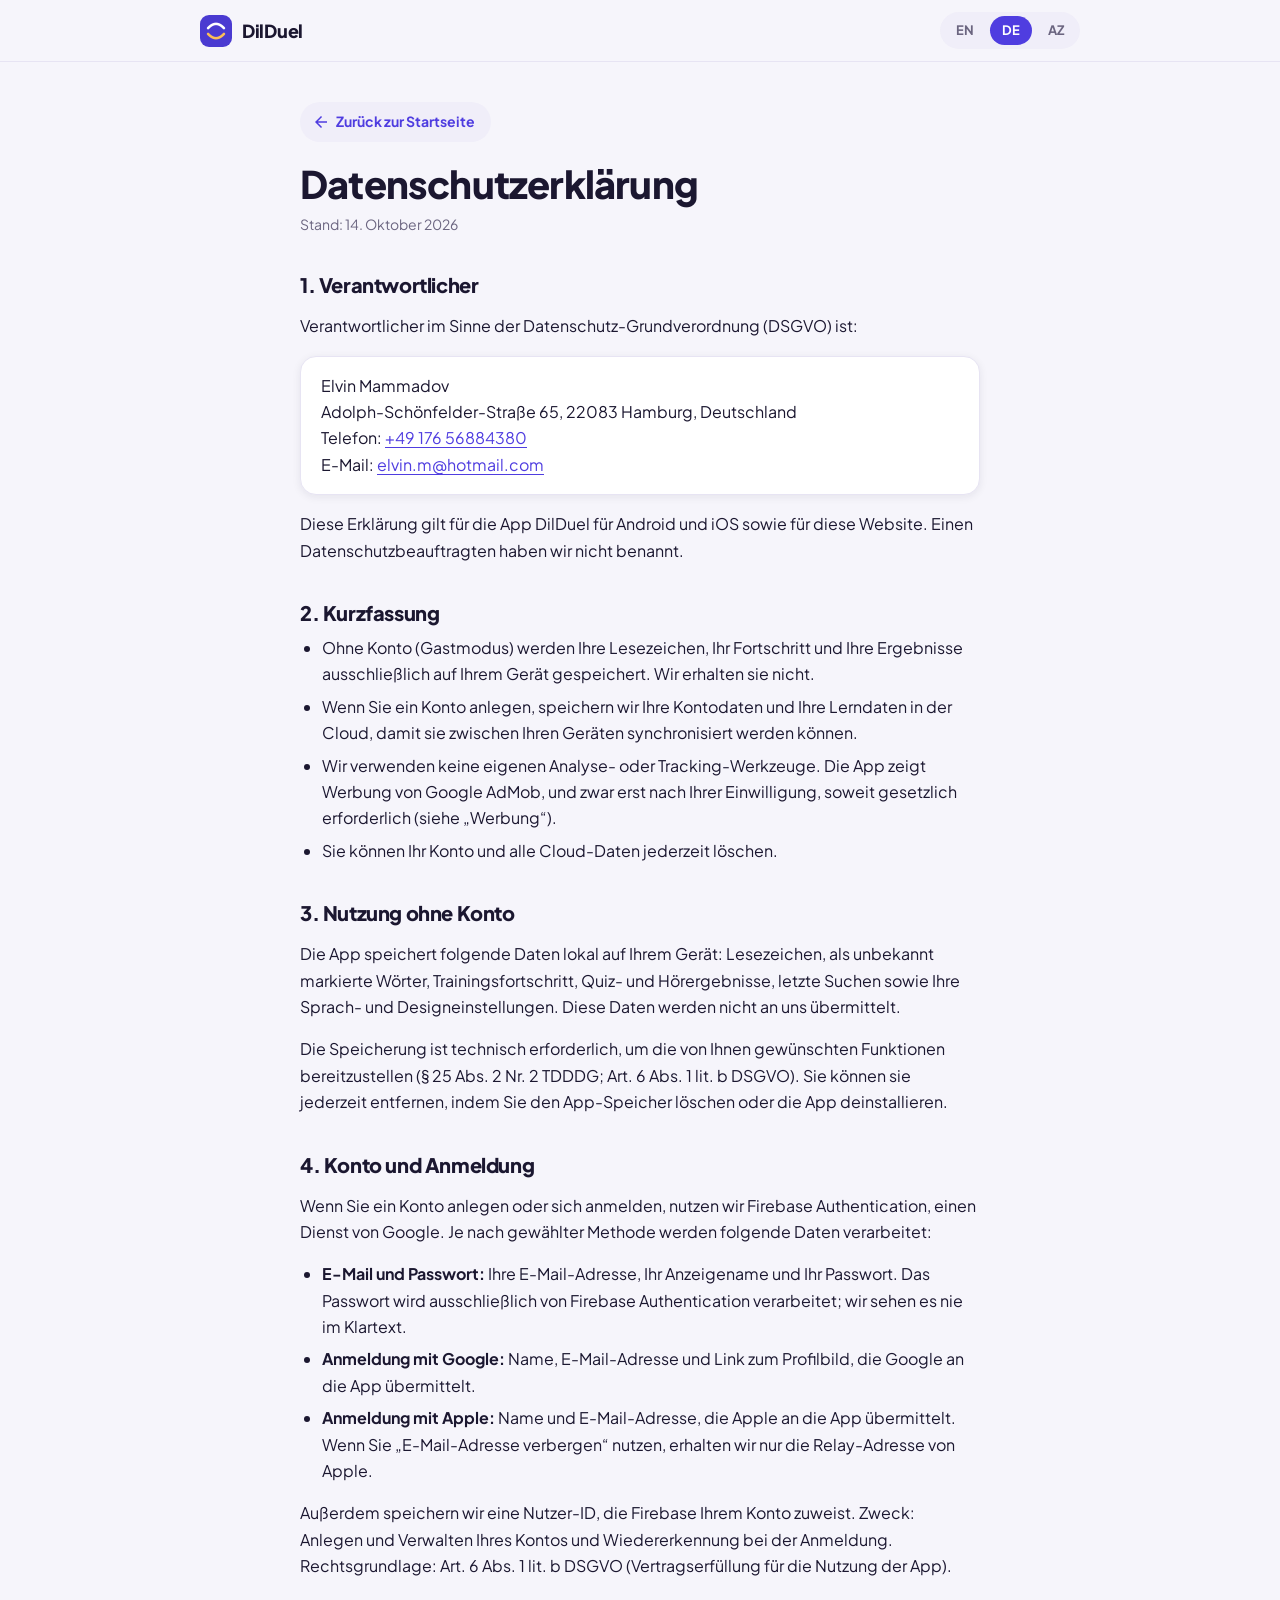
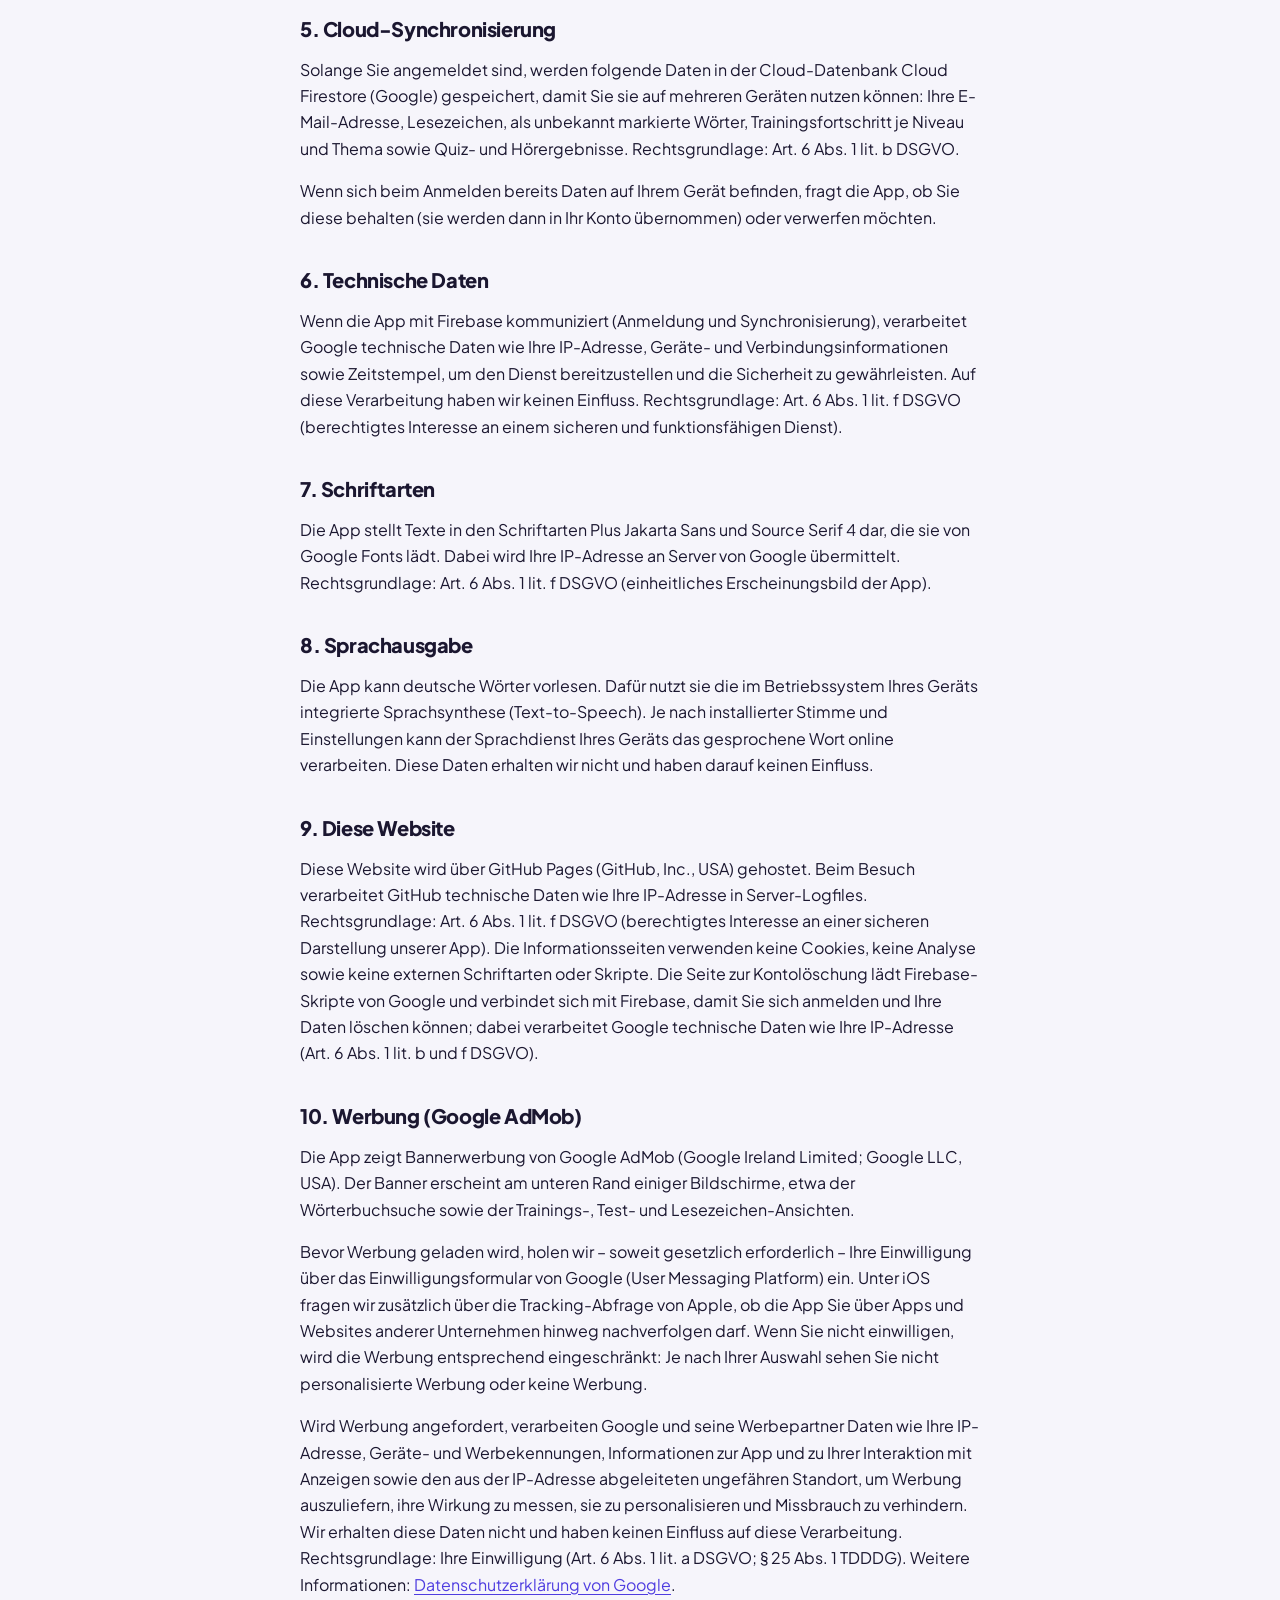
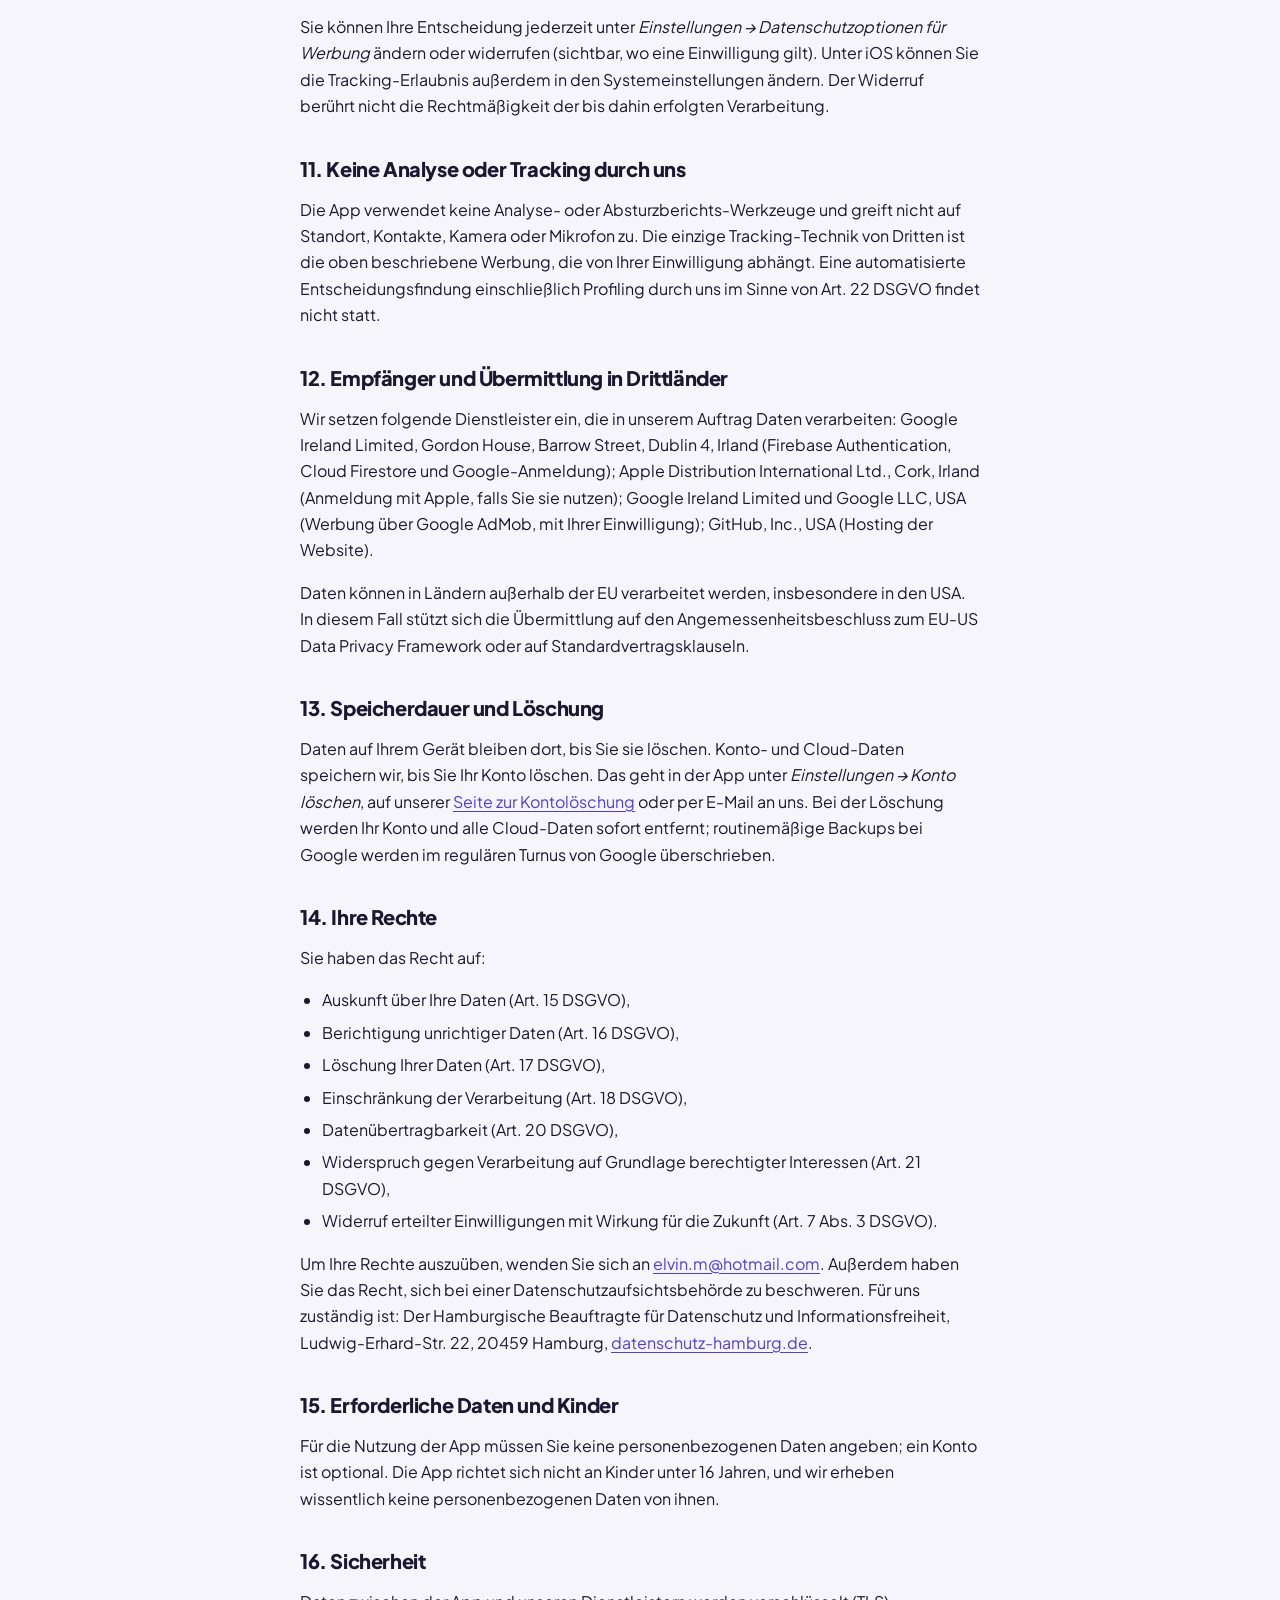
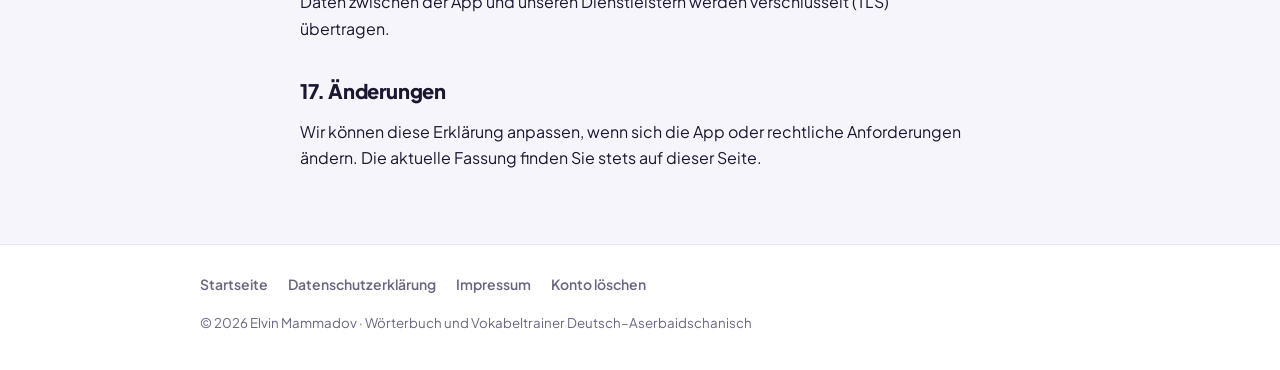
<file: docs/de/privacy/index.html>
<!doctype html>
<html lang="de">
<head>
<meta charset="utf-8">
<meta name="viewport" content="width=device-width, initial-scale=1">
<title>Datenschutzerklärung – DilDuel</title>
<meta name="description" content="Wie DilDuel mit Ihren personenbezogenen Daten umgeht.">
<link rel="icon" href="../../assets/icon.png">
<link rel="stylesheet" href="../../assets/site.css">
<link rel="alternate" hreflang="en" href="../../privacy/">
<link rel="alternate" hreflang="de" href="./">
<link rel="alternate" hreflang="az" href="../../az/privacy/">
</head>
<body>
<header class="site-header">
  <div class="wrap">
    <a class="brand" href="../"><img src="../../assets/icon.png" alt="" width="32" height="32"><span>DilDuel</span></a>
    <nav class="lang" aria-label="Sprache"><a href="../../privacy/" hreflang="en" lang="en" data-lang="en" title="English">EN</a><a href="./" hreflang="de" lang="de" data-lang="de" aria-current="true" title="Deutsch">DE</a><a href="../../az/privacy/" hreflang="az" lang="az" data-lang="az" title="Azərbaycan">AZ</a></nav>
  </div>
</header>
<main class="wrap prose">
<a class="back" href="../"><svg viewBox="0 0 24 24" aria-hidden="true"><path d="M20 11H7.83l5.59-5.59L12 4l-8 8 8 8 1.41-1.41L7.83 13H20v-2z"/></svg>Zurück zur Startseite</a>
<h1>Datenschutzerklärung</h1>
<p class="meta">Stand: 14. Oktober 2026</p>
<h2>1. Verantwortlicher</h2>
<p>Verantwortlicher im Sinne der Datenschutz-Grundverordnung (DSGVO) ist:</p>
<address>Elvin Mammadov<br>Adolph-Schönfelder-Straße 65, 22083 Hamburg, Deutschland<br>Telefon: <a href="tel:+4917656884380">+49 176 56884380</a><br>E-Mail: <a href="mailto:elvin.m@hotmail.com">elvin.m@hotmail.com</a></address>
<p>Diese Erklärung gilt für die App DilDuel für Android und iOS sowie für diese Website. Einen Datenschutzbeauftragten haben wir nicht benannt.</p>
<h2>2. Kurzfassung</h2>
<ul><li>Ohne Konto (Gastmodus) werden Ihre Lesezeichen, Ihr Fortschritt und Ihre Ergebnisse ausschließlich auf Ihrem Gerät gespeichert. Wir erhalten sie nicht.</li><li>Wenn Sie ein Konto anlegen, speichern wir Ihre Kontodaten und Ihre Lerndaten in der Cloud, damit sie zwischen Ihren Geräten synchronisiert werden können.</li><li>Wir verwenden keine eigenen Analyse- oder Tracking-Werkzeuge. Die App zeigt Werbung von Google AdMob, und zwar erst nach Ihrer Einwilligung, soweit gesetzlich erforderlich (siehe „Werbung“).</li><li>Sie können Ihr Konto und alle Cloud-Daten jederzeit löschen.</li></ul>
<h2>3. Nutzung ohne Konto</h2>
<p>Die App speichert folgende Daten lokal auf Ihrem Gerät: Lesezeichen, als unbekannt markierte Wörter, Trainingsfortschritt, Quiz- und Hörergebnisse, letzte Suchen sowie Ihre Sprach- und Designeinstellungen. Diese Daten werden nicht an uns übermittelt.</p>
<p>Die Speicherung ist technisch erforderlich, um die von Ihnen gewünschten Funktionen bereitzustellen (§ 25 Abs. 2 Nr. 2 TDDDG; Art. 6 Abs. 1 lit. b DSGVO). Sie können sie jederzeit entfernen, indem Sie den App-Speicher löschen oder die App deinstallieren.</p>
<h2>4. Konto und Anmeldung</h2>
<p>Wenn Sie ein Konto anlegen oder sich anmelden, nutzen wir Firebase Authentication, einen Dienst von Google. Je nach gewählter Methode werden folgende Daten verarbeitet:</p>
<ul><li><strong>E-Mail und Passwort:</strong> Ihre E-Mail-Adresse, Ihr Anzeigename und Ihr Passwort. Das Passwort wird ausschließlich von Firebase Authentication verarbeitet; wir sehen es nie im Klartext.</li><li><strong>Anmeldung mit Google:</strong> Name, E-Mail-Adresse und Link zum Profilbild, die Google an die App übermittelt.</li><li><strong>Anmeldung mit Apple:</strong> Name und E-Mail-Adresse, die Apple an die App übermittelt. Wenn Sie „E-Mail-Adresse verbergen“ nutzen, erhalten wir nur die Relay-Adresse von Apple.</li></ul>
<p>Außerdem speichern wir eine Nutzer-ID, die Firebase Ihrem Konto zuweist. Zweck: Anlegen und Verwalten Ihres Kontos und Wiedererkennung bei der Anmeldung. Rechtsgrundlage: Art. 6 Abs. 1 lit. b DSGVO (Vertragserfüllung für die Nutzung der App).</p>
<h2>5. Cloud-Synchronisierung</h2>
<p>Solange Sie angemeldet sind, werden folgende Daten in der Cloud-Datenbank Cloud Firestore (Google) gespeichert, damit Sie sie auf mehreren Geräten nutzen können: Ihre E-Mail-Adresse, Lesezeichen, als unbekannt markierte Wörter, Trainingsfortschritt je Niveau und Thema sowie Quiz- und Hörergebnisse. Rechtsgrundlage: Art. 6 Abs. 1 lit. b DSGVO.</p>
<p>Wenn sich beim Anmelden bereits Daten auf Ihrem Gerät befinden, fragt die App, ob Sie diese behalten (sie werden dann in Ihr Konto übernommen) oder verwerfen möchten.</p>
<h2>6. Technische Daten</h2>
<p>Wenn die App mit Firebase kommuniziert (Anmeldung und Synchronisierung), verarbeitet Google technische Daten wie Ihre IP-Adresse, Geräte- und Verbindungsinformationen sowie Zeitstempel, um den Dienst bereitzustellen und die Sicherheit zu gewährleisten. Auf diese Verarbeitung haben wir keinen Einfluss. Rechtsgrundlage: Art. 6 Abs. 1 lit. f DSGVO (berechtigtes Interesse an einem sicheren und funktionsfähigen Dienst).</p>
<h2>7. Schriftarten</h2>
<p>Die App stellt Texte in den Schriftarten Plus Jakarta Sans und Source Serif 4 dar, die sie von Google Fonts lädt. Dabei wird Ihre IP-Adresse an Server von Google übermittelt. Rechtsgrundlage: Art. 6 Abs. 1 lit. f DSGVO (einheitliches Erscheinungsbild der App).</p>
<h2>8. Sprachausgabe</h2>
<p>Die App kann deutsche Wörter vorlesen. Dafür nutzt sie die im Betriebssystem Ihres Geräts integrierte Sprachsynthese (Text-to-Speech). Je nach installierter Stimme und Einstellungen kann der Sprachdienst Ihres Geräts das gesprochene Wort online verarbeiten. Diese Daten erhalten wir nicht und haben darauf keinen Einfluss.</p>
<h2>9. Diese Website</h2>
<p>Diese Website wird über GitHub Pages (GitHub, Inc., USA) gehostet. Beim Besuch verarbeitet GitHub technische Daten wie Ihre IP-Adresse in Server-Logfiles. Rechtsgrundlage: Art. 6 Abs. 1 lit. f DSGVO (berechtigtes Interesse an einer sicheren Darstellung unserer App). Die Informationsseiten verwenden keine Cookies, keine Analyse sowie keine externen Schriftarten oder Skripte. Die Seite zur Kontolöschung lädt Firebase-Skripte von Google und verbindet sich mit Firebase, damit Sie sich anmelden und Ihre Daten löschen können; dabei verarbeitet Google technische Daten wie Ihre IP-Adresse (Art. 6 Abs. 1 lit. b und f DSGVO).</p>
<h2>10. Werbung (Google AdMob)</h2>
<p>Die App zeigt Bannerwerbung von Google AdMob (Google Ireland Limited; Google LLC, USA). Der Banner erscheint am unteren Rand einiger Bildschirme, etwa der Wörterbuchsuche sowie der Trainings-, Test- und Lesezeichen-Ansichten.</p>
<p>Bevor Werbung geladen wird, holen wir – soweit gesetzlich erforderlich – Ihre Einwilligung über das Einwilligungsformular von Google (User Messaging Platform) ein. Unter iOS fragen wir zusätzlich über die Tracking-Abfrage von Apple, ob die App Sie über Apps und Websites anderer Unternehmen hinweg nachverfolgen darf. Wenn Sie nicht einwilligen, wird die Werbung entsprechend eingeschränkt: Je nach Ihrer Auswahl sehen Sie nicht personalisierte Werbung oder keine Werbung.</p>
<p>Wird Werbung angefordert, verarbeiten Google und seine Werbepartner Daten wie Ihre IP-Adresse, Geräte- und Werbekennungen, Informationen zur App und zu Ihrer Interaktion mit Anzeigen sowie den aus der IP-Adresse abgeleiteten ungefähren Standort, um Werbung auszuliefern, ihre Wirkung zu messen, sie zu personalisieren und Missbrauch zu verhindern. Wir erhalten diese Daten nicht und haben keinen Einfluss auf diese Verarbeitung. Rechtsgrundlage: Ihre Einwilligung (Art. 6 Abs. 1 lit. a DSGVO; § 25 Abs. 1 TDDDG). Weitere Informationen: <a href='https://policies.google.com/privacy'>Datenschutzerklärung von Google</a>.</p>
<p>Sie können Ihre Entscheidung jederzeit unter <em>Einstellungen → Datenschutzoptionen für Werbung</em> ändern oder widerrufen (sichtbar, wo eine Einwilligung gilt). Unter iOS können Sie die Tracking-Erlaubnis außerdem in den Systemeinstellungen ändern. Der Widerruf berührt nicht die Rechtmäßigkeit der bis dahin erfolgten Verarbeitung.</p>
<h2>11. Keine Analyse oder Tracking durch uns</h2>
<p>Die App verwendet keine Analyse- oder Absturzberichts-Werkzeuge und greift nicht auf Standort, Kontakte, Kamera oder Mikrofon zu. Die einzige Tracking-Technik von Dritten ist die oben beschriebene Werbung, die von Ihrer Einwilligung abhängt. Eine automatisierte Entscheidungsfindung einschließlich Profiling durch uns im Sinne von Art. 22 DSGVO findet nicht statt.</p>
<h2>12. Empfänger und Übermittlung in Drittländer</h2>
<p>Wir setzen folgende Dienstleister ein, die in unserem Auftrag Daten verarbeiten: Google Ireland Limited, Gordon House, Barrow Street, Dublin 4, Irland (Firebase Authentication, Cloud Firestore und Google-Anmeldung); Apple Distribution International Ltd., Cork, Irland (Anmeldung mit Apple, falls Sie sie nutzen); Google Ireland Limited und Google LLC, USA (Werbung über Google AdMob, mit Ihrer Einwilligung); GitHub, Inc., USA (Hosting der Website).</p>
<p>Daten können in Ländern außerhalb der EU verarbeitet werden, insbesondere in den USA. In diesem Fall stützt sich die Übermittlung auf den Angemessenheitsbeschluss zum EU-US Data Privacy Framework oder auf Standardvertragsklauseln.</p>
<h2>13. Speicherdauer und Löschung</h2>
<p>Daten auf Ihrem Gerät bleiben dort, bis Sie sie löschen. Konto- und Cloud-Daten speichern wir, bis Sie Ihr Konto löschen. Das geht in der App unter <em>Einstellungen → Konto löschen</em>, auf unserer <a href="../../delete-account/?lang=de">Seite zur Kontolöschung</a> oder per E-Mail an uns. Bei der Löschung werden Ihr Konto und alle Cloud-Daten sofort entfernt; routinemäßige Backups bei Google werden im regulären Turnus von Google überschrieben.</p>
<h2>14. Ihre Rechte</h2>
<p>Sie haben das Recht auf:</p>
<ul><li>Auskunft über Ihre Daten (Art. 15 DSGVO),</li><li>Berichtigung unrichtiger Daten (Art. 16 DSGVO),</li><li>Löschung Ihrer Daten (Art. 17 DSGVO),</li><li>Einschränkung der Verarbeitung (Art. 18 DSGVO),</li><li>Datenübertragbarkeit (Art. 20 DSGVO),</li><li>Widerspruch gegen Verarbeitung auf Grundlage berechtigter Interessen (Art. 21 DSGVO),</li><li>Widerruf erteilter Einwilligungen mit Wirkung für die Zukunft (Art. 7 Abs. 3 DSGVO).</li></ul>
<p>Um Ihre Rechte auszuüben, wenden Sie sich an <a href="mailto:elvin.m@hotmail.com">elvin.m@hotmail.com</a>. Außerdem haben Sie das Recht, sich bei einer Datenschutzaufsichtsbehörde zu beschweren. Für uns zuständig ist: Der Hamburgische Beauftragte für Datenschutz und Informationsfreiheit, Ludwig-Erhard-Str. 22, 20459 Hamburg, <a href="https://datenschutz-hamburg.de" rel="noopener">datenschutz-hamburg.de</a>.</p>
<h2>15. Erforderliche Daten und Kinder</h2>
<p>Für die Nutzung der App müssen Sie keine personenbezogenen Daten angeben; ein Konto ist optional. Die App richtet sich nicht an Kinder unter 16 Jahren, und wir erheben wissentlich keine personenbezogenen Daten von ihnen.</p>
<h2>16. Sicherheit</h2>
<p>Daten zwischen der App und unseren Dienstleistern werden verschlüsselt (TLS) übertragen.</p>
<h2>17. Änderungen</h2>
<p>Wir können diese Erklärung anpassen, wenn sich die App oder rechtliche Anforderungen ändern. Die aktuelle Fassung finden Sie stets auf dieser Seite.</p>
</main>
<footer>
  <div class="wrap">
    <nav><a href="../">Startseite</a><a href="./">Datenschutzerklärung</a><a href="../impressum/">Impressum</a><a href="../../delete-account/?lang=de">Konto löschen</a></nav>
    <small>© 2026 Elvin Mammadov · Wörterbuch und Vokabeltrainer Deutsch–Aserbaidschanisch</small>
  </div>
</footer>
<script>
  document.querySelectorAll("[data-lang]").forEach(function (a) {
    a.addEventListener("click", function () {
      try { localStorage.setItem("lang", a.dataset.lang); } catch (e) {}
    });
  });
</script>
</body>
</html>
</file>
<file: docs/assets/site.css>
@font-face {
  font-family: "Plus Jakarta Sans";
  src: url("fonts/PlusJakartaSans.ttf") format("truetype");
  font-weight: 200 800;
  font-display: swap;
}

:root {
  --bg: #f6f5fb; --surface: #ffffff; --text: #1b1730; --muted: #6b6580;
  --border: #e7e4f3; --chip: #f0eef9; --primary: #4f3de0; --on-primary: #ffffff;
  --tint: #edeafb; --header-bg: rgba(246, 245, 251, .85);
  --shadow: 0 2px 8px rgba(27, 23, 48, .08);
  --hero-from: #edeafb; --hero-to: #f6f5fb;
  --danger: #d63c41; --danger-tint: #fbe9ea;
}
@media (prefers-color-scheme: dark) {
  :root {
    --bg: #14121f; --surface: #1e1b2e; --text: #f3f1fa; --muted: #a39fb8;
    --border: #2b2840; --chip: #2b2840; --primary: #8c7dff; --on-primary: #14121f;
    --tint: #2a2548; --header-bg: rgba(20, 18, 31, .85);
    --shadow: 0 2px 8px rgba(0, 0, 0, .35);
    --hero-from: #1f1b3a; --hero-to: #14121f;
    --danger: #ff7a7d; --danger-tint: #3a2230;
  }
}

* { box-sizing: border-box; }
html { scroll-behavior: smooth; }
body {
  margin: 0; background: var(--bg); color: var(--text);
  font: 16px/1.65 "Plus Jakarta Sans", system-ui, -apple-system, "Segoe UI", Roboto, sans-serif;
  -webkit-font-smoothing: antialiased;
}
a { color: var(--primary); text-underline-offset: 3px; }
a:focus-visible, button:focus-visible { outline: 2px solid var(--primary); outline-offset: 3px; border-radius: 6px; }
.wrap { max-width: 920px; margin: 0 auto; padding: 0 20px; }

/* Header */
.site-header {
  position: sticky; top: 0; z-index: 10; background: var(--header-bg);
  backdrop-filter: blur(10px); -webkit-backdrop-filter: blur(10px);
  border-bottom: 1px solid var(--border);
}
.site-header .wrap { display: flex; align-items: center; justify-content: space-between; gap: 16px; padding-top: 12px; padding-bottom: 12px; }
.brand { display: inline-flex; align-items: center; gap: 10px; color: var(--text); font-weight: 800; font-size: 18px; text-decoration: none; letter-spacing: -.3px; }
.brand img { border-radius: 9px; }
.lang { display: inline-flex; gap: 4px; padding: 4px; background: var(--chip); border-radius: 100px; }
.lang a {
  padding: 4px 12px; border-radius: 100px; font-size: 13px; font-weight: 700;
  color: var(--muted); text-decoration: none;
}
.lang a[aria-current="true"] { background: var(--primary); color: var(--on-primary); }

/* Hero */
.hero {
  background: linear-gradient(180deg, var(--hero-from), var(--hero-to));
  border-bottom: 1px solid var(--border);
}
.hero .wrap { padding-top: 56px; padding-bottom: 56px; text-align: center; }
.hero-icon { width: 96px; height: 96px; border-radius: 22px; box-shadow: 0 8px 24px rgba(79, 61, 224, .25); }
.hero h1 { font-size: clamp(30px, 6vw, 46px); line-height: 1.12; font-weight: 800; letter-spacing: -1px; margin: 24px auto 16px; max-width: 18ch; }
.hero p { font-size: 18px; color: var(--muted); max-width: 56ch; margin: 0 auto 28px; }
.actions { display: flex; flex-wrap: wrap; gap: 12px; justify-content: center; }
.btn {
  display: inline-block; padding: 12px 22px; border-radius: 100px; font-weight: 700; font-size: 15px;
  text-decoration: none; border: 1px solid var(--primary); color: var(--primary); background: transparent;
}
.btn.primary { background: var(--primary); color: var(--on-primary); }

/* Sections and cards */
section { padding: 48px 0 0; }
h2 { font-size: 24px; line-height: 1.25; font-weight: 800; letter-spacing: -.4px; margin: 0 0 20px; }
.grid { display: grid; grid-template-columns: repeat(2, 1fr); gap: 16px; }
.card {
  background: var(--surface); border: 1px solid var(--border); border-radius: 16px;
  padding: 20px; box-shadow: var(--shadow);
}
.card h3 { font-size: 17px; margin: 14px 0 6px; font-weight: 700; letter-spacing: -.2px; }
.card p { margin: 0; color: var(--muted); font-size: 15px; }
.icon {
  display: grid; place-items: center; width: 44px; height: 44px; border-radius: 12px;
  background: var(--tint); color: var(--primary);
}
.icon svg { width: 24px; height: 24px; fill: currentColor; }
.callout { text-align: center; padding: 32px 24px; }
.callout p { color: var(--muted); max-width: 60ch; margin: 0 auto 20px; }

/* Legal pages */
.prose { padding-top: 40px; max-width: 720px; }
.prose h1 { font-size: clamp(28px, 5vw, 38px); line-height: 1.15; font-weight: 800; letter-spacing: -.8px; margin: 0 0 8px; }
.prose .meta { color: var(--muted); font-size: 14px; margin: 0 0 8px; }
.prose h2 { font-size: 20px; margin: 36px 0 10px; }
.prose p, .prose li { color: var(--text); }
.prose ul, .prose ol { padding-left: 22px; margin: 8px 0 12px; }
.prose li { margin-bottom: 6px; }
.prose address { font-style: normal; background: var(--surface); border: 1px solid var(--border); border-radius: 16px; padding: 16px 20px; margin: 8px 0 12px; box-shadow: var(--shadow); }

/* Cards inside prose pages */
.prose .lead { color: var(--muted); font-size: 17px; margin: 0 0 24px; }
.prose .card { margin-bottom: 16px; }
.prose .card h2 { margin: 0 0 10px; font-size: 18px; }
.prose .card h2:not(:first-child) { margin-top: 22px; }
.prose .card p { margin: 0 0 12px; color: var(--text); font-size: 16px; }
.prose .card p.small { color: var(--muted); font-size: 14px; }
.prose .card p:last-child, .prose .card ul:last-child, .prose .card ol:last-child { margin-bottom: 0; }
.small { font-size: 14px; color: var(--muted); }
.hidden { display: none !important; }

/* Forms and messages */
label { display: block; font-weight: 600; margin: 14px 0 6px; }
input[type=email], input[type=password], input[type=text] {
  width: 100%; padding: 12px 14px; font: inherit; color: var(--text);
  background: var(--chip); border: 1px solid var(--border); border-radius: 12px;
}
input:focus-visible { outline: 2px solid var(--primary); outline-offset: 2px; }
.row { display: flex; flex-wrap: wrap; gap: 12px; margin-top: 16px; }
button.btn { font-family: inherit; line-height: 1.2; cursor: pointer; }
.btn.danger { background: var(--danger); border-color: var(--danger); color: #fff; }
.btn:disabled { opacity: .5; cursor: not-allowed; }
.msg { padding: 12px 14px; border-radius: 12px; margin-top: 14px; }
.msg.error { background: var(--danger-tint); color: var(--danger); }

/* Back link */
.back {
  display: inline-flex; align-items: center; gap: 6px; margin: 0 0 20px;
  padding: 8px 16px 8px 12px; border-radius: 100px; background: var(--chip);
  color: var(--primary); font-size: 14px; font-weight: 700; text-decoration: none;
}
.back svg { width: 18px; height: 18px; fill: currentColor; }
.back:hover { background: var(--tint); }

/* Footer */
footer { margin-top: 72px; border-top: 1px solid var(--border); background: var(--surface); }
footer .wrap { padding-top: 28px; padding-bottom: 36px; display: flex; flex-wrap: wrap; gap: 16px 32px; justify-content: space-between; }
footer nav { display: flex; flex-wrap: wrap; gap: 8px 20px; }
footer a { color: var(--muted); font-weight: 600; font-size: 14px; text-decoration: none; }
footer a:hover { color: var(--primary); }
footer small { color: var(--muted); display: block; width: 100%; }

@media (max-width: 640px) {
  .grid { grid-template-columns: 1fr; }
  .hero .wrap { padding-top: 40px; padding-bottom: 40px; }
  .site-header .wrap { padding-top: 10px; padding-bottom: 10px; }
}
@media (prefers-reduced-motion: reduce) { html { scroll-behavior: auto; } }
</file>
